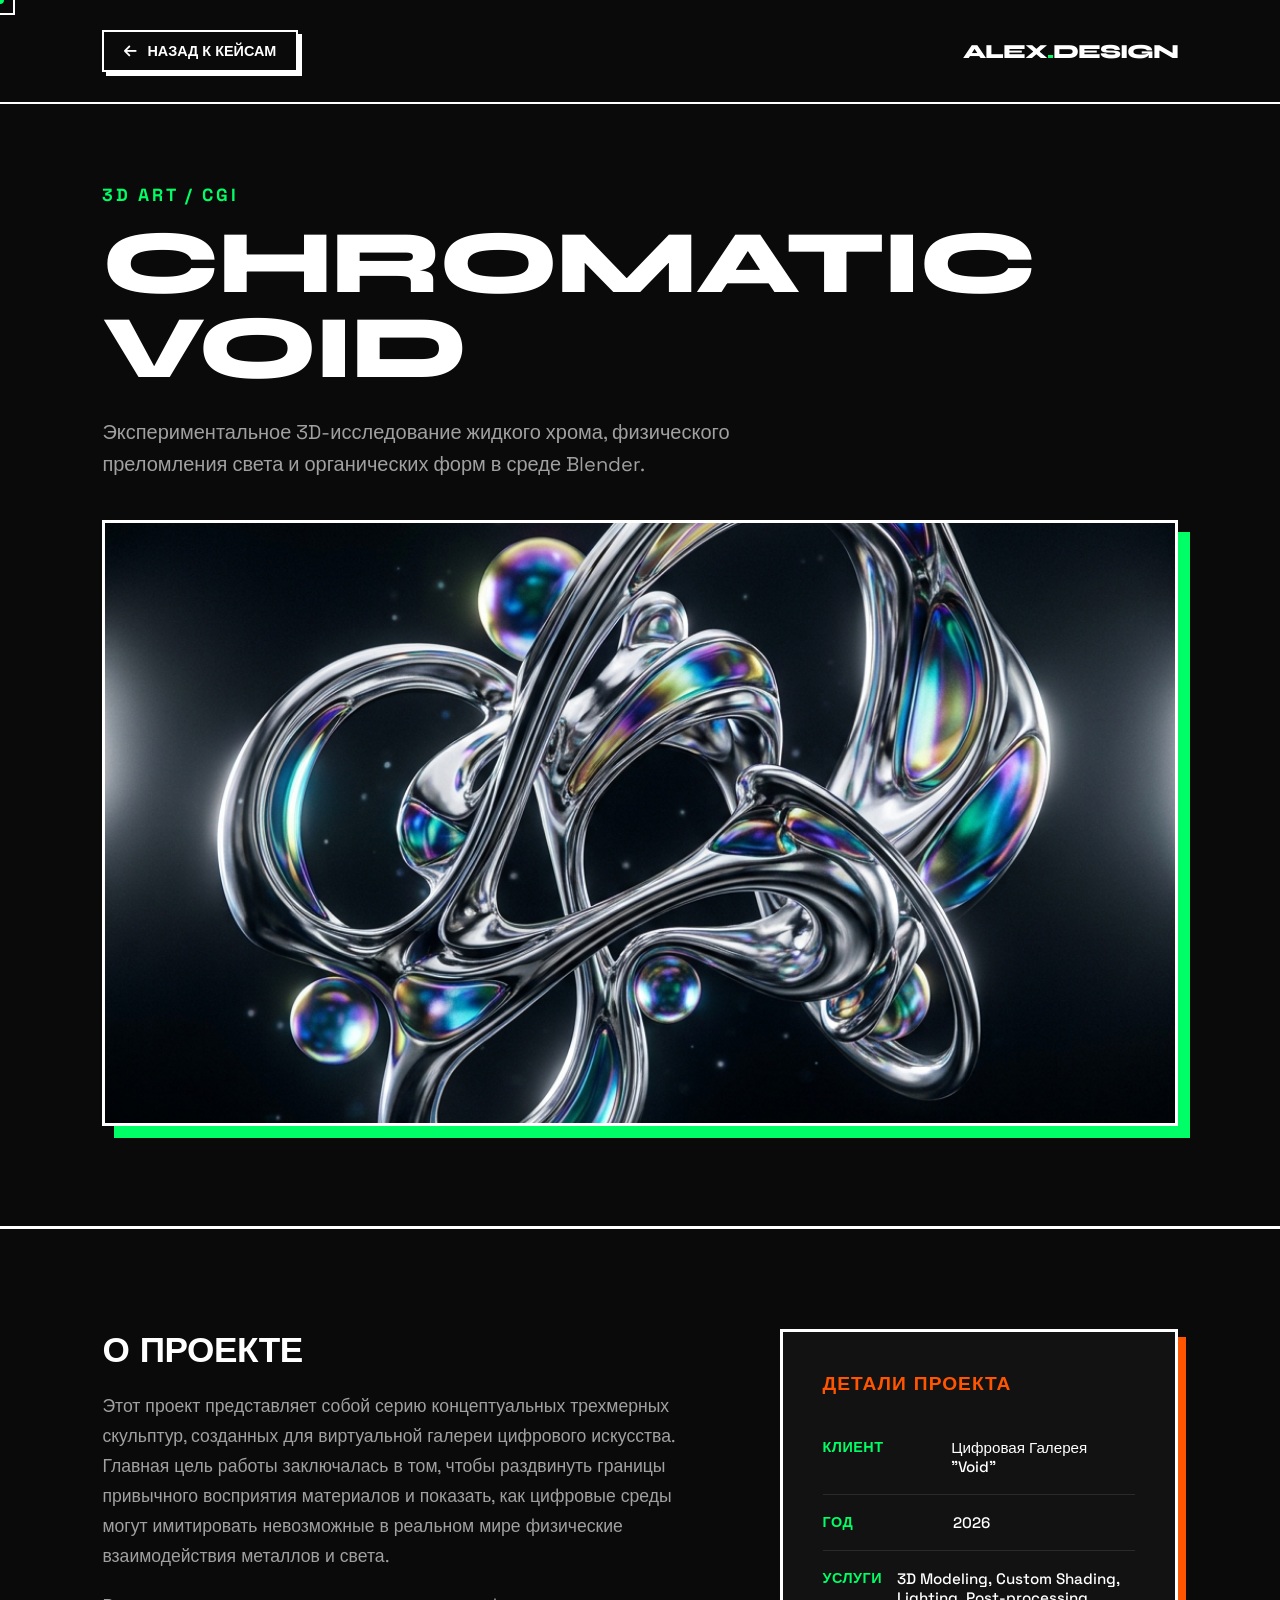
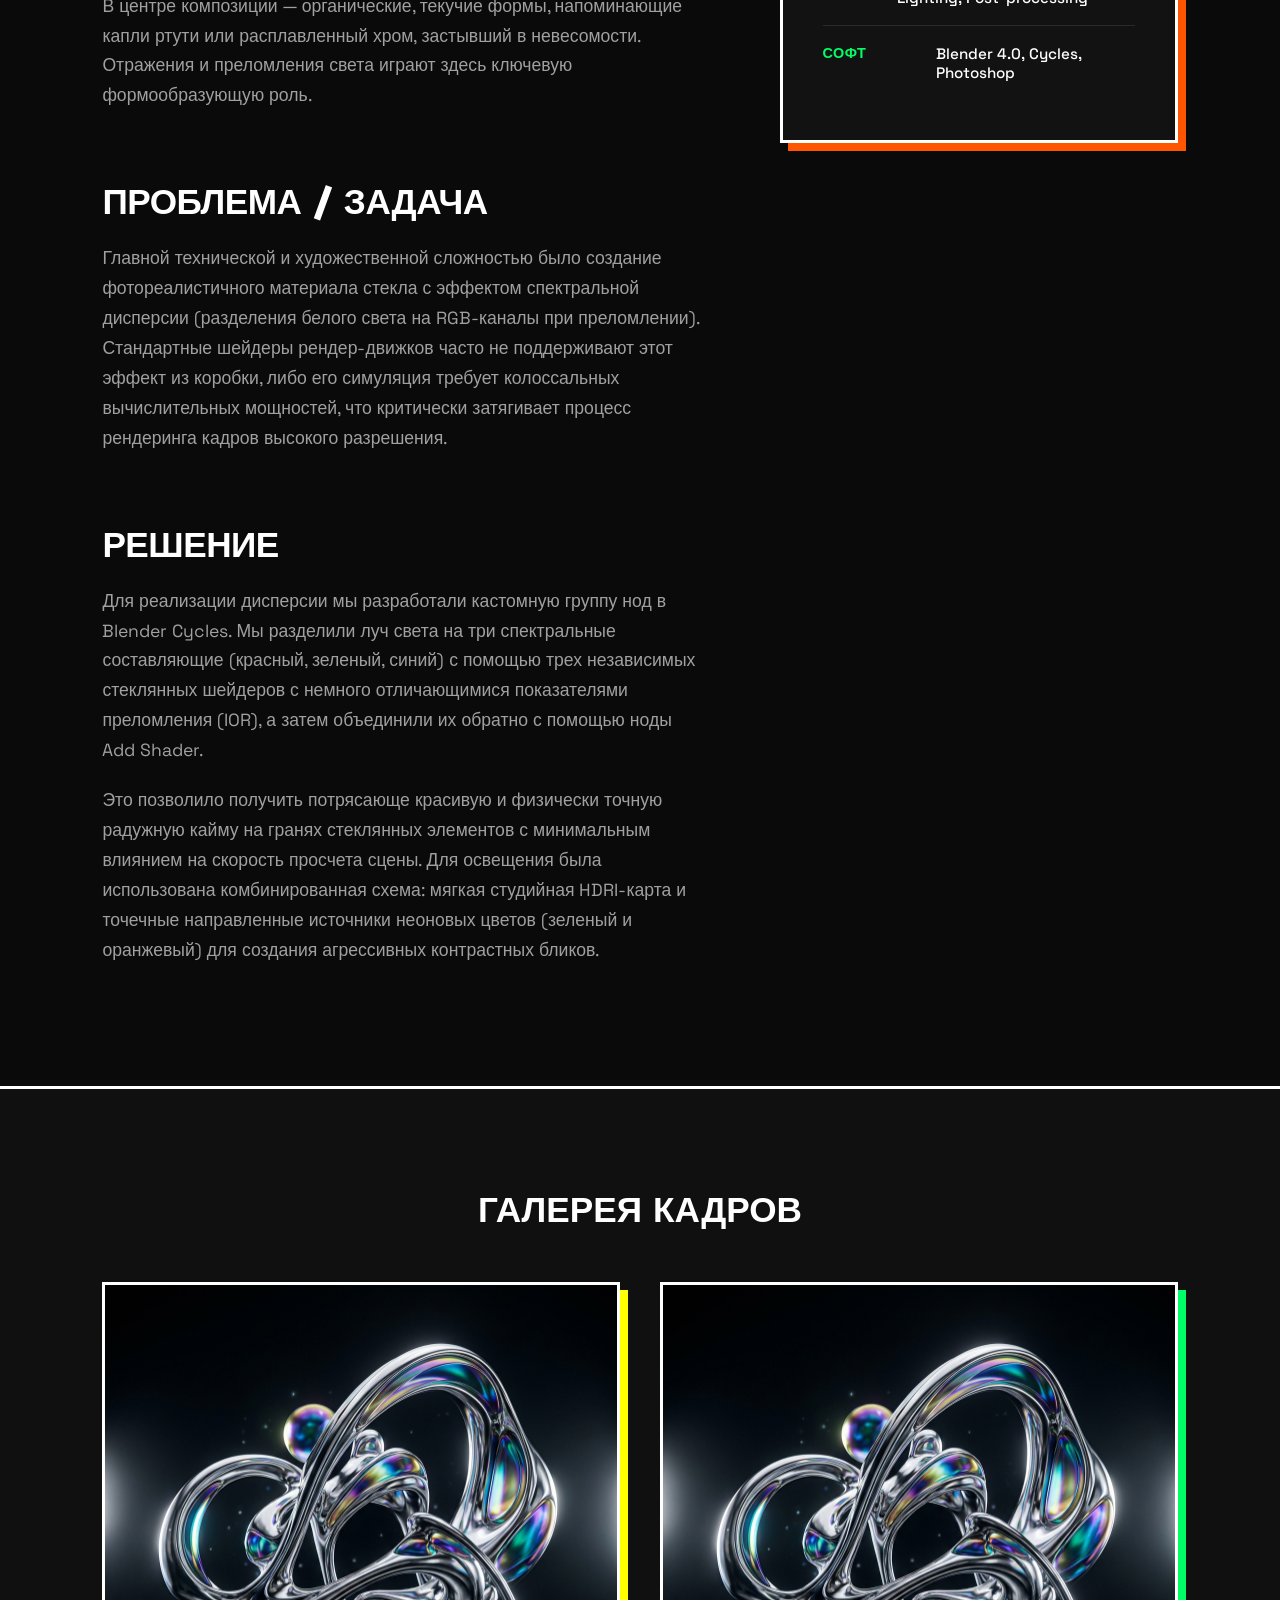
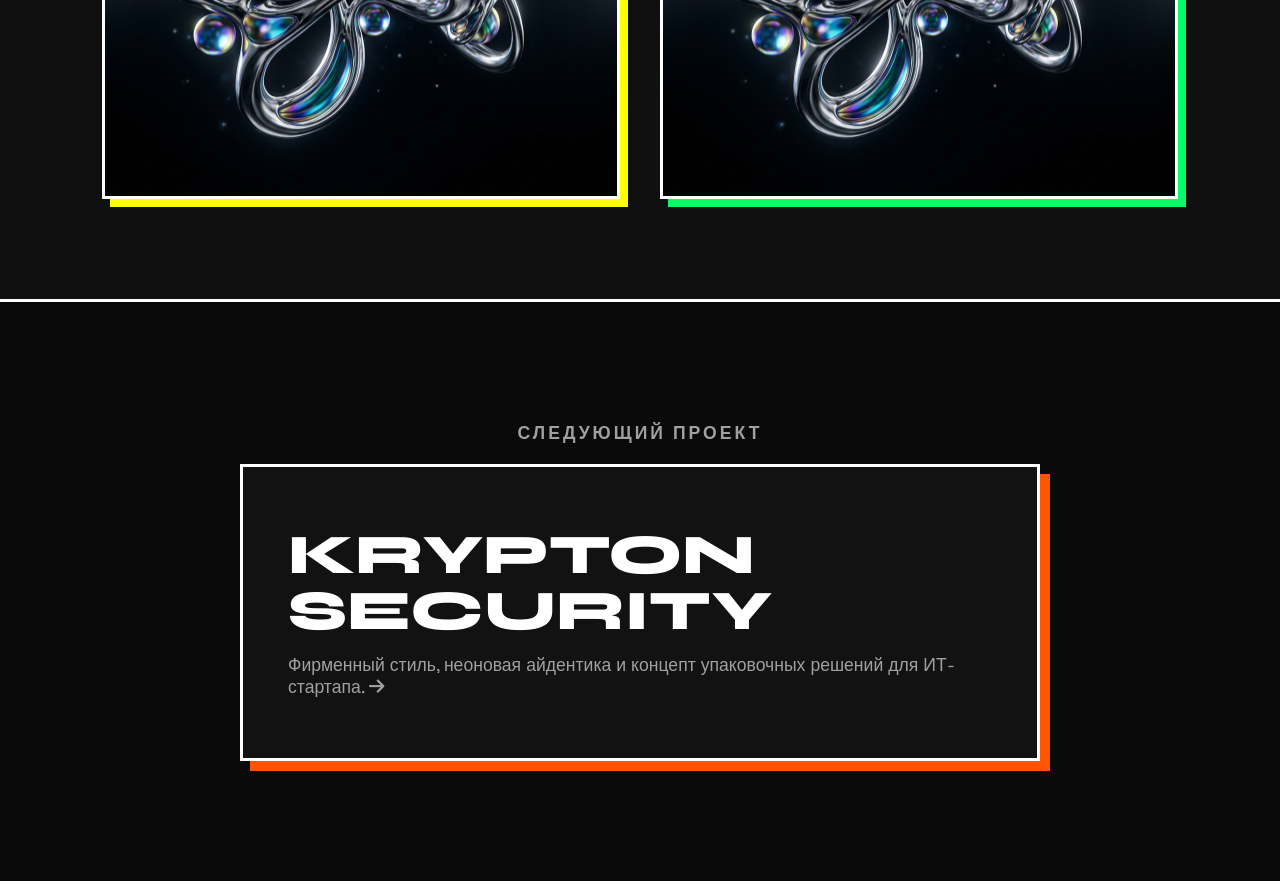
<file: project-chromatic.html>
<!DOCTYPE html>
<html lang="ru">
<head>
    <meta charset="UTF-8">
    <meta name="viewport" content="width=device-width, initial-scale=1.0">
    <title>CHROMATIC VOID | 3D Art Case Study</title>
    <meta name="description" content="Детальный разбор проекта Chromatic Void - экспериментальное 3D-исследование жидкого хрома в Blender.">
    <!-- Google Fonts -->
    <link rel="preconnect" href="https://fonts.googleapis.com">
    <link rel="preconnect" href="https://fonts.gstatic.com" crossorigin>
    <link href="https://fonts.googleapis.com/css2?family=Space+Grotesk:wght@400;500;700&family=Syne:wght@700;800&display=swap" rel="stylesheet">
    <!-- FontAwesome for Icons -->
    <link rel="stylesheet" href="https://cdnjs.cloudflare.com/ajax/libs/font-awesome/6.4.0/css/all.min.css">
    <!-- Custom Stylesheet -->
    <link rel="stylesheet" href="style.css?v=2">
</head>
<body>

    <!-- Custom Cursor -->
    <div class="custom-cursor"></div>
    <div class="custom-cursor-follower"></div>

    <!-- Navigation Header -->
    <header class="project-header">
        <a href="index.html#portfolio" class="project-back-btn">
            <i class="fa-solid fa-arrow-left"></i> НАЗАД К КЕЙСАМ
        </a>
        <a href="index.html" class="project-logo">
            ALEX<span class="dot">.</span>DESIGN
        </a>
    </header>

    <!-- Project Hero Section -->
    <section class="project-hero">
        <div class="project-hero-title-wrapper">
            <div class="project-category">3D Art / CGI</div>
            <h1 class="project-hero-title">CHROMATIC<br><span class="highlight" data-text="VOID">VOID</span></h1>
            <p class="project-hero-desc">
                Экспериментальное 3D-исследование жидкого хрома, физического преломления света и органических форм в среде Blender.
            </p>
        </div>
        
        <div class="project-hero-image-wrapper">
            <img class="project-hero-image" src="assets/case_3d.png" alt="Chromatic Void Hero">
        </div>
    </section>

    <!-- Project Details Grid -->
    <section class="project-details-grid">
        <div class="project-details-content">
            <div class="project-details-section">
                <h2>О ПРОЕКТЕ</h2>
                <p>
                    Этот проект представляет собой серию концептуальных трехмерных скульптур, созданных для виртуальной галереи цифрового искусства. Главная цель работы заключалась в том, чтобы раздвинуть границы привычного восприятия материалов и показать, как цифровые среды могут имитировать невозможные в реальном мире физические взаимодействия металлов и света.
                </p>
                <p>
                    В центре композиции — органические, текучие формы, напоминающие капли ртути или расплавленный хром, застывший в невесомости. Отражения и преломления света играют здесь ключевую формообразующую роль.
                </p>
            </div>

            <div class="project-details-section">
                <h2>ПРОБЛЕМА / ЗАДАЧА</h2>
                <p>
                    Главной технической и художественной сложностью было создание фотореалистичного материала стекла с эффектом спектральной дисперсии (разделения белого света на RGB-каналы при преломлении). Стандартные шейдеры рендер-движков часто не поддерживают этот эффект из коробки, либо его симуляция требует колоссальных вычислительных мощностей, что критически затягивает процесс рендеринга кадров высокого разрешения.
                </p>
            </div>

            <div class="project-details-section">
                <h2>РЕШЕНИЕ</h2>
                <p>
                    Для реализации дисперсии мы разработали кастомную группу нод в Blender Cycles. Мы разделили луч света на три спектральные составляющие (красный, зеленый, синий) с помощью трех независимых стеклянных шейдеров с немного отличающимися показателями преломления (IOR), а затем объединили их обратно с помощью ноды Add Shader. 
                </p>
                <p>
                    Это позволило получить потрясающе красивую и физически точную радужную кайму на гранях стеклянных элементов с минимальным влиянием на скорость просчета сцены. Для освещения была использована комбинированная схема: мягкая студийная HDRI-карта и точечные направленные источники неоновых цветов (зеленый и оранжевый) для создания агрессивных контрастных бликов.
                </p>
            </div>
        </div>

        <div class="project-meta-table">
            <h3>ДЕТАЛИ ПРОЕКТА</h3>
            <div class="project-meta-row">
                <div class="project-meta-label">КЛИЕНТ</div>
                <div class="project-meta-value">Цифровая Галерея "Void"</div>
            </div>
            <div class="project-meta-row">
                <div class="project-meta-label">ГОД</div>
                <div class="project-meta-value">2026</div>
            </div>
            <div class="project-meta-row">
                <div class="project-meta-label">УСЛУГИ</div>
                <div class="project-meta-value">3D Modeling, Custom Shading, Lighting, Post-processing</div>
            </div>
            <div class="project-meta-row">
                <div class="project-meta-label">СОФТ</div>
                <div class="project-meta-value">Blender 4.0, Cycles, Photoshop</div>
            </div>
        </div>
    </section>

    <!-- Project Gallery Showcase -->
    <section class="project-gallery">
        <h2 class="project-gallery-title">ГАЛЕРЕЯ КАДРОВ</h2>
        <div class="project-gallery-grid">
            <div class="project-gallery-item">
                <img src="assets/case_3d.png" alt="Chromatic Void Detail 1">
            </div>
            <div class="project-gallery-item">
                <img src="assets/case_3d.png" alt="Chromatic Void Detail 2">
            </div>
        </div>
    </section>

    <!-- Next Project CTA Banner -->
    <section class="next-project-section">
        <div class="next-project-label">СЛЕДУЮЩИЙ ПРОЕКТ</div>
        <a href="project-krypton.html" class="next-project-card">
            <h2>KRYPTON<br><span class="highlight" data-text="SECURITY">SECURITY</span></h2>
            <p>Фирменный стиль, неоновая айдентика и концепт упаковочных решений для ИТ-стартапа. <i class="fa-solid fa-arrow-right"></i></p>
        </a>
    </section>

    <!-- Floating Dock Navigation (Shared) -->
    <div class="dock-wrapper" id="dock-wrapper">
        <!-- Dock Dropdown Menu -->
        <div class="dock-dropdown" id="dock-dropdown">
            <div class="dock-dropdown-grid">
                <div class="dock-dropdown-col">
                    <div class="dock-dropdown-label">НАВИГАЦИЯ</div>
                    <a href="index.html#portfolio" class="dock-dropdown-link">КЕЙСЫ</a>
                    <a href="index.html#about" class="dock-dropdown-link">ОБ АВТОРЕ</a>
                    <a href="index.html#contact" class="dock-dropdown-link">КОНТАКТЫ</a>
                </div>
                <div class="dock-dropdown-col">
                    <div class="dock-dropdown-label">СВЯЗАТЬСЯ</div>
                    <a href="https://t.me/username" target="_blank" class="dock-dropdown-link">TELEGRAM</a>
                    <a href="mailto:alex@design.com" class="dock-dropdown-link">EMAIL</a>
                </div>
                <div class="dock-dropdown-col">
                    <div class="dock-dropdown-label">СОЦСЕТИ</div>
                    <a href="#" target="_blank" class="dock-dropdown-link">BEHANCE</a>
                    <a href="#" target="_blank" class="dock-dropdown-link">DRIBBBLE</a>
                    <a href="#" target="_blank" class="dock-dropdown-link">INSTAGRAM</a>
                </div>
            </div>
        </div>

        <!-- Dock Navigation Bar -->
        <nav class="dock-nav" id="dock-nav">
            <a href="index.html" class="dock-logo">
                ALEX<span class="dot">.</span>DESIGN
            </a>
            <div class="dock-links">
                <a href="index.html#portfolio" class="dock-link">КЕЙСЫ</a>
                <a href="index.html#about" class="dock-link">ОБ АВТОРЕ</a>
                <a href="index.html#contact" class="dock-link">КОНТАКТЫ</a>
            </div>
            <div class="dock-right-section">
                <a href="index.html#contact" class="dock-cta">СВЯЗАТЬСЯ <i class="fa-solid fa-bolt"></i></a>
                <button class="dock-burger" id="dock-burger" aria-label="Открыть меню">
                    <span class="dock-burger-line"></span>
                    <span class="dock-burger-line"></span>
                    <span class="dock-burger-line"></span>
                </button>
            </div>
        </nav>
    </div>

    <!-- Scripts -->
    <script src="script.js"></script>
</body>
</html>
</file>
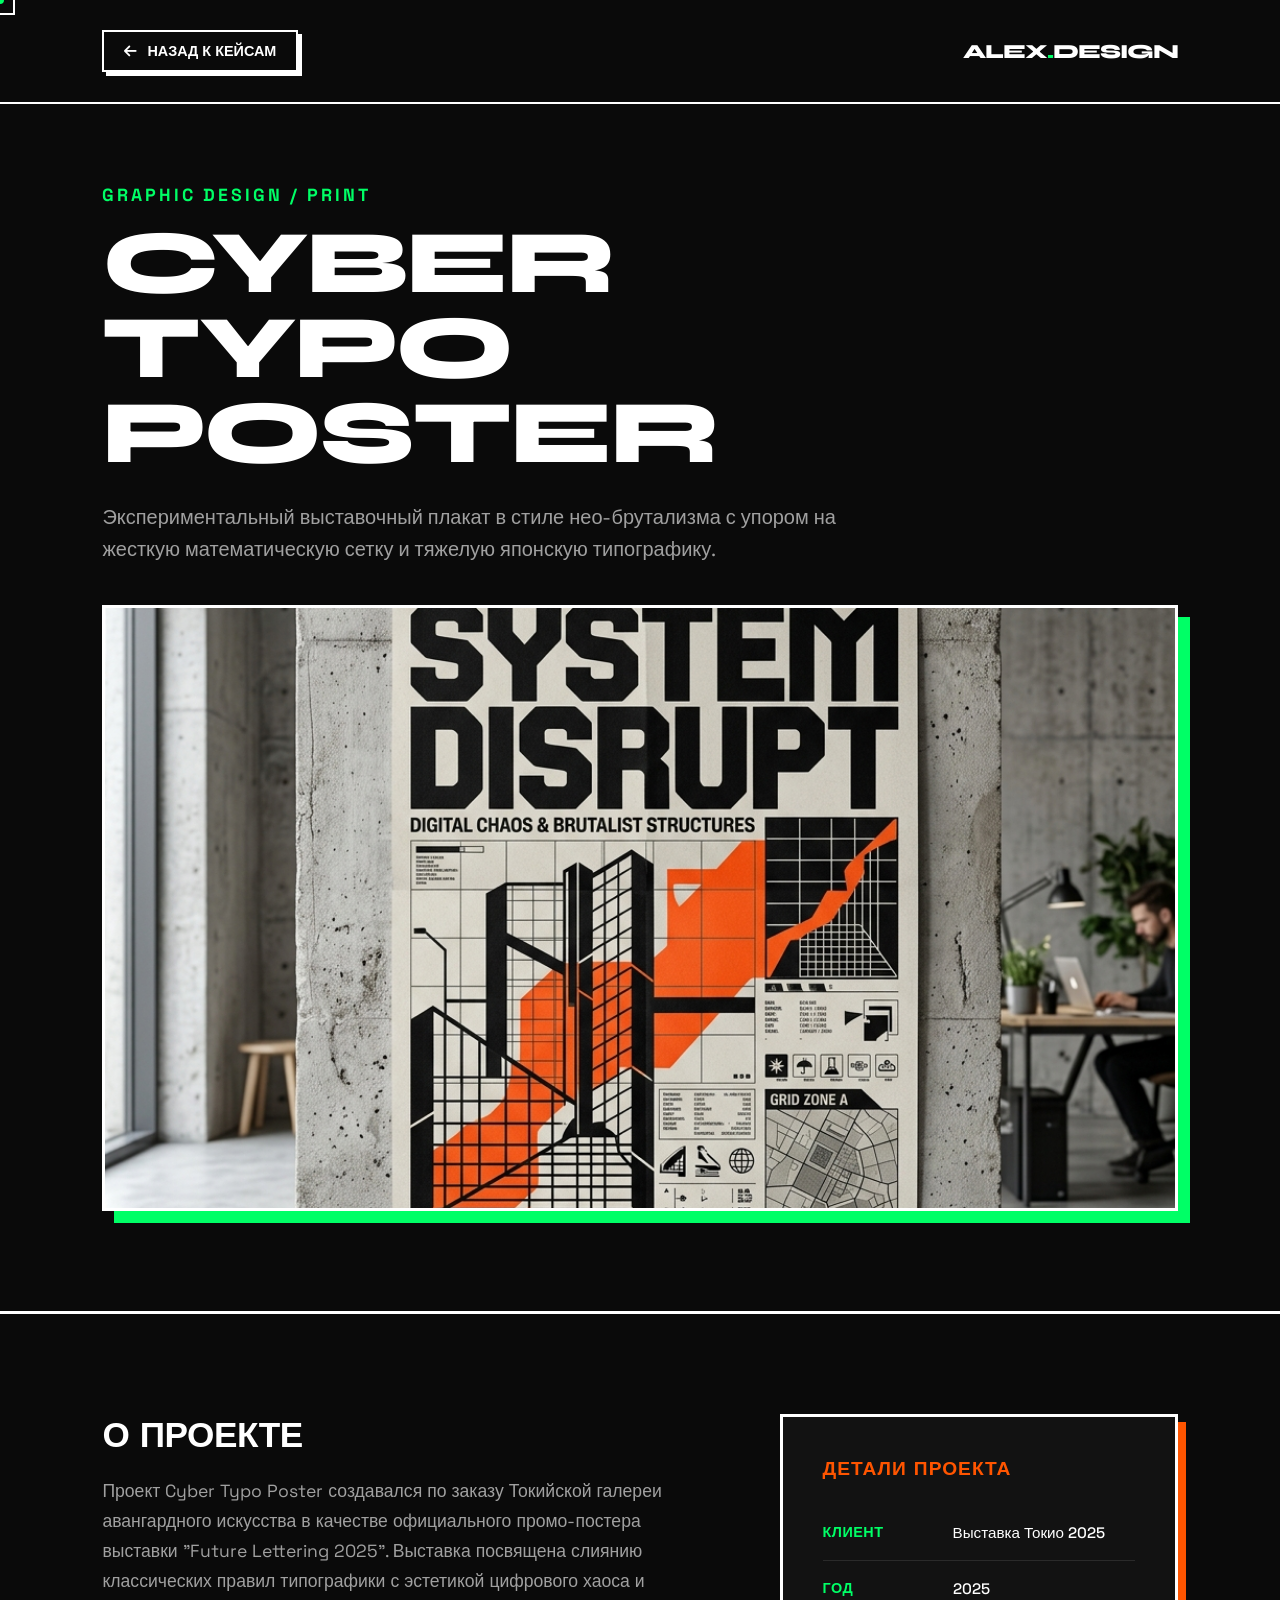
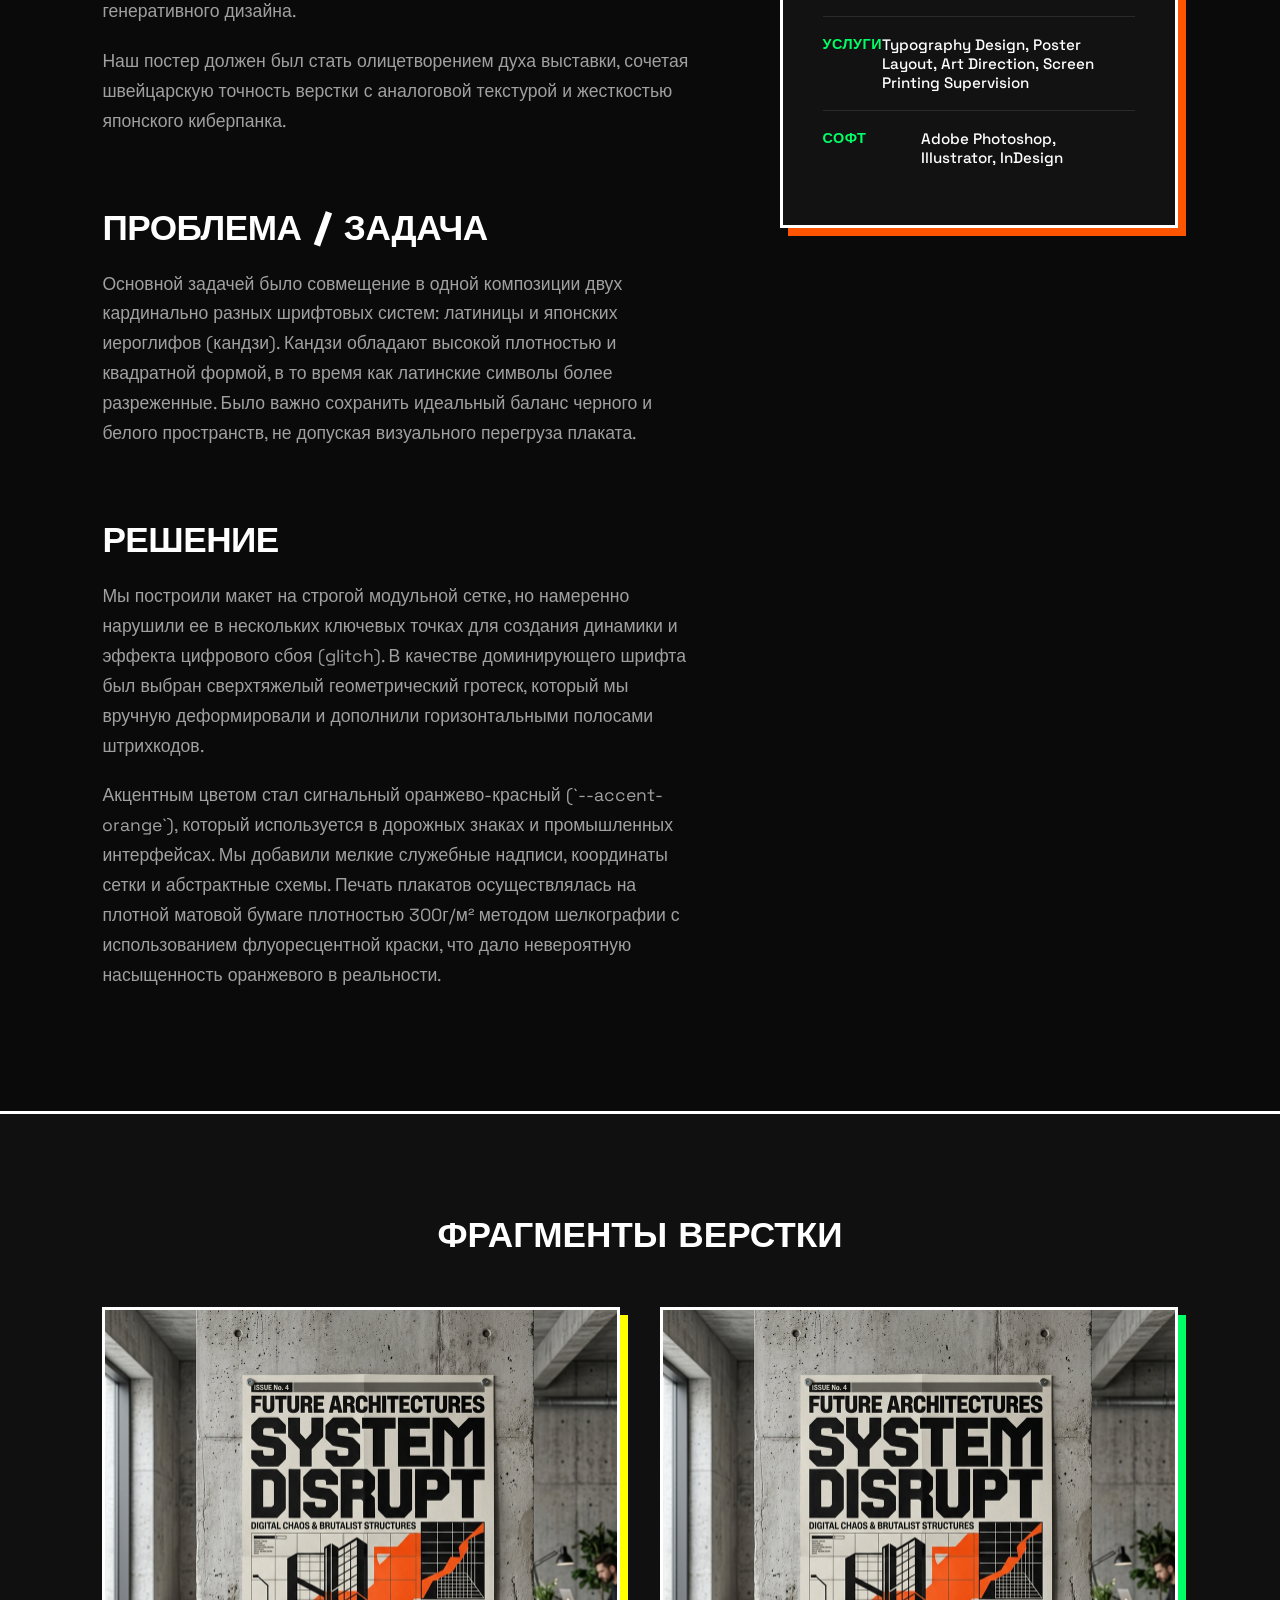
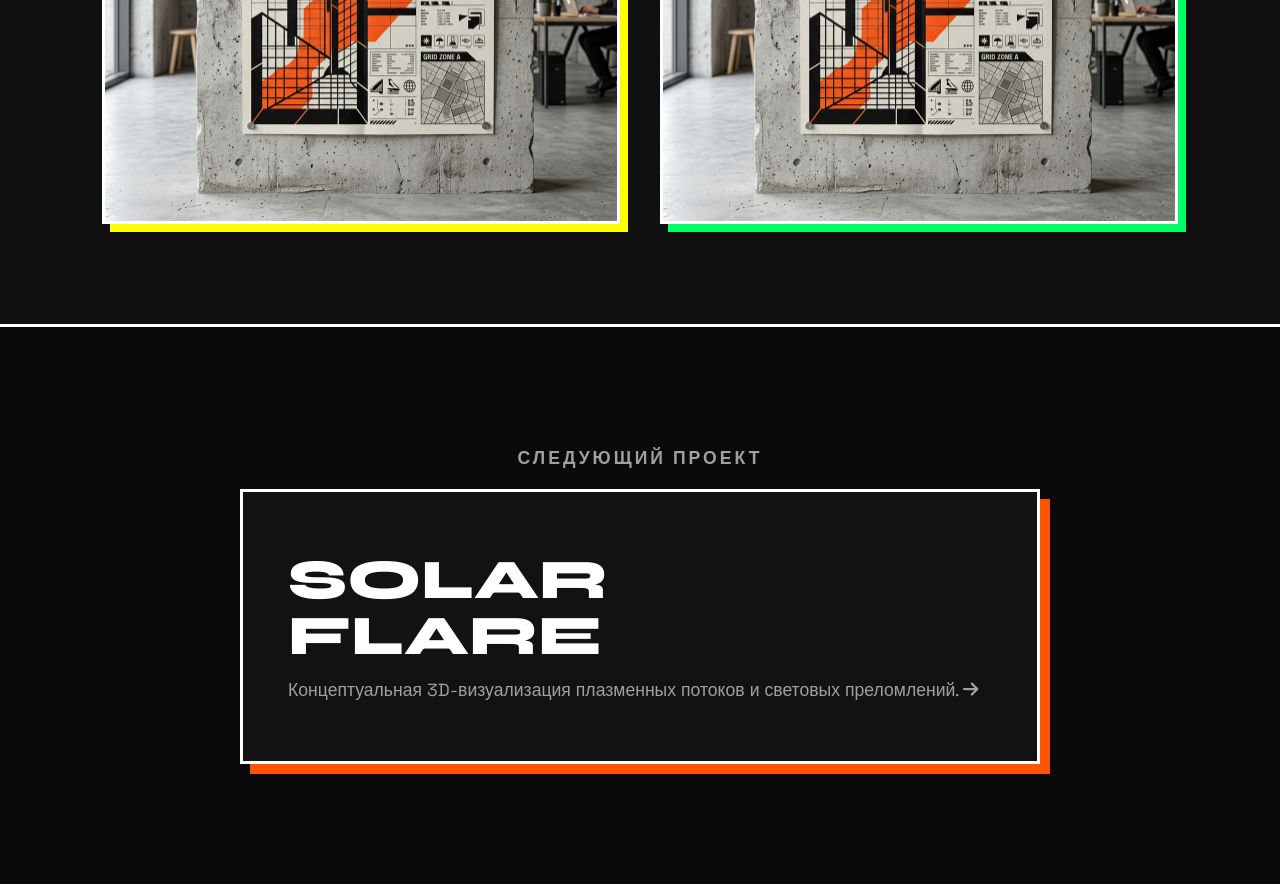
<file: project-cyber-typo.html>
<!DOCTYPE html>
<html lang="ru">
<head>
    <meta charset="UTF-8">
    <meta name="viewport" content="width=device-width, initial-scale=1.0">
    <title>CYBER TYPO | Graphics Case Study</title>
    <meta name="description" content="Детальный разбор проекта графического плаката Cyber Typo Poster для Токийской художественной выставки.">
    <!-- Google Fonts -->
    <link rel="preconnect" href="https://fonts.googleapis.com">
    <link rel="preconnect" href="https://fonts.gstatic.com" crossorigin>
    <link href="https://fonts.googleapis.com/css2?family=Space+Grotesk:wght@400;500;700&family=Syne:wght@700;800&display=swap" rel="stylesheet">
    <!-- FontAwesome for Icons -->
    <link rel="stylesheet" href="https://cdnjs.cloudflare.com/ajax/libs/font-awesome/6.4.0/css/all.min.css">
    <!-- Custom Stylesheet -->
    <link rel="stylesheet" href="style.css?v=2">
</head>
<body>

    <!-- Custom Cursor -->
    <div class="custom-cursor"></div>
    <div class="custom-cursor-follower"></div>

    <!-- Navigation Header -->
    <header class="project-header">
        <a href="index.html#portfolio" class="project-back-btn">
            <i class="fa-solid fa-arrow-left"></i> НАЗАД К КЕЙСАМ
        </a>
        <a href="index.html" class="project-logo">
            ALEX<span class="dot">.</span>DESIGN
        </a>
    </header>

    <!-- Project Hero Section -->
    <section class="project-hero">
        <div class="project-hero-title-wrapper">
            <div class="project-category">Graphic Design / Print</div>
            <h1 class="project-hero-title">CYBER TYPO<br><span class="highlight" data-text="POSTER">POSTER</span></h1>
            <p class="project-hero-desc">
                Экспериментальный выставочный плакат в стиле нео-брутализма с упором на жесткую математическую сетку и тяжелую японскую типографику.
            </p>
        </div>
        
        <div class="project-hero-image-wrapper">
            <img class="project-hero-image" src="assets/case_graphic.png" alt="Cyber Typo Hero">
        </div>
    </section>

    <!-- Project Details Grid -->
    <section class="project-details-grid">
        <div class="project-details-content">
            <div class="project-details-section">
                <h2>О ПРОЕКТЕ</h2>
                <p>
                    Проект Cyber Typo Poster создавался по заказу Токийской галереи авангардного искусства в качестве официального промо-постера выставки "Future Lettering 2025". Выставка посвящена слиянию классических правил типографики с эстетикой цифрового хаоса и генеративного дизайна.
                </p>
                <p>
                    Наш постер должен был стать олицетворением духа выставки, сочетая швейцарскую точность верстки с аналоговой текстурой и жесткостью японского киберпанка.
                </p>
            </div>

            <div class="project-details-section">
                <h2>ПРОБЛЕМА / ЗАДАЧА</h2>
                <p>
                    Основной задачей было совмещение в одной композиции двух кардинально разных шрифтовых систем: латиницы и японских иероглифов (кандзи). Кандзи обладают высокой плотностью и квадратной формой, в то время как латинские символы более разреженные. Было важно сохранить идеальный баланс черного и белого пространств, не допуская визуального перегруза плаката.
                </p>
            </div>

            <div class="project-details-section">
                <h2>РЕШЕНИЕ</h2>
                <p>
                    Мы построили макет на строгой модульной сетке, но намеренно нарушили ее в нескольких ключевых точках для создания динамики и эффекта цифрового сбоя (glitch). В качестве доминирующего шрифта был выбран сверхтяжелый геометрический гротеск, который мы вручную деформировали и дополнили горизонтальными полосами штрихкодов.
                </p>
                <p>
                    Акцентным цветом стал сигнальный оранжево-красный (`--accent-orange`), который используется в дорожных знаках и промышленных интерфейсах. Мы добавили мелкие служебные надписи, координаты сетки и абстрактные схемы. Печать плакатов осуществлялась на плотной матовой бумаге плотностью 300г/м² методом шелкографии с использованием флуоресцентной краски, что дало невероятную насыщенность оранжевого в реальности.
                </p>
            </div>
        </div>

        <div class="project-meta-table">
            <h3>ДЕТАЛИ ПРОЕКТА</h3>
            <div class="project-meta-row">
                <div class="project-meta-label">КЛИЕНТ</div>
                <div class="project-meta-value">Выставка Токио 2025</div>
            </div>
            <div class="project-meta-row">
                <div class="project-meta-label">ГОД</div>
                <div class="project-meta-value">2025</div>
            </div>
            <div class="project-meta-row">
                <div class="project-meta-label">УСЛУГИ</div>
                <div class="project-meta-value">Typography Design, Poster Layout, Art Direction, Screen Printing Supervision</div>
            </div>
            <div class="project-meta-row">
                <div class="project-meta-label">СОФТ</div>
                <div class="project-meta-value">Adobe Photoshop, Illustrator, InDesign</div>
            </div>
        </div>
    </section>

    <!-- Project Gallery Showcase -->
    <section class="project-gallery">
        <h2 class="project-gallery-title">ФРАГМЕНТЫ ВЕРСТКИ</h2>
        <div class="project-gallery-grid">
            <div class="project-gallery-item">
                <img src="assets/case_graphic.png" alt="Cyber Typo Detail 1">
            </div>
            <div class="project-gallery-item">
                <img src="assets/case_graphic.png" alt="Cyber Typo Detail 2">
            </div>
        </div>
    </section>

    <!-- Next Project CTA Banner -->
    <section class="next-project-section">
        <div class="next-project-label">СЛЕДУЮЩИЙ ПРОЕКТ</div>
        <a href="project-solar-flare.html" class="next-project-card">
            <h2>SOLAR<br><span class="highlight" data-text="FLARE">FLARE</span></h2>
            <p>Концептуальная 3D-визуализация плазменных потоков и световых преломлений. <i class="fa-solid fa-arrow-right"></i></p>
        </a>
    </section>

    <!-- Floating Dock Navigation (Shared) -->
    <div class="dock-wrapper" id="dock-wrapper">
        <!-- Dock Dropdown Menu -->
        <div class="dock-dropdown" id="dock-dropdown">
            <div class="dock-dropdown-grid">
                <div class="dock-dropdown-col">
                    <div class="dock-dropdown-label">НАВИГАЦИЯ</div>
                    <a href="index.html#portfolio" class="dock-dropdown-link">КЕЙСЫ</a>
                    <a href="index.html#about" class="dock-dropdown-link">ОБ АВТОРЕ</a>
                    <a href="index.html#contact" class="dock-dropdown-link">КОНТАКТЫ</a>
                </div>
                <div class="dock-dropdown-col">
                    <div class="dock-dropdown-label">СВЯЗАТЬСЯ</div>
                    <a href="https://t.me/username" target="_blank" class="dock-dropdown-link">TELEGRAM</a>
                    <a href="mailto:alex@design.com" class="dock-dropdown-link">EMAIL</a>
                </div>
                <div class="dock-dropdown-col">
                    <div class="dock-dropdown-label">СОЦСЕТИ</div>
                    <a href="#" target="_blank" class="dock-dropdown-link">BEHANCE</a>
                    <a href="#" target="_blank" class="dock-dropdown-link">DRIBBBLE</a>
                    <a href="#" target="_blank" class="dock-dropdown-link">INSTAGRAM</a>
                </div>
            </div>
        </div>

        <!-- Dock Navigation Bar -->
        <nav class="dock-nav" id="dock-nav">
            <a href="index.html" class="dock-logo">
                ALEX<span class="dot">.</span>DESIGN
            </a>
            <div class="dock-links">
                <a href="index.html#portfolio" class="dock-link">КЕЙСЫ</a>
                <a href="index.html#about" class="dock-link">ОБ АВТОРЕ</a>
                <a href="index.html#contact" class="dock-link">КОНТАКТЫ</a>
            </div>
            <div class="dock-right-section">
                <a href="index.html#contact" class="dock-cta">СВЯЗАТЬСЯ <i class="fa-solid fa-bolt"></i></a>
                <button class="dock-burger" id="dock-burger" aria-label="Открыть меню">
                    <span class="dock-burger-line"></span>
                    <span class="dock-burger-line"></span>
                    <span class="dock-burger-line"></span>
                </button>
            </div>
        </nav>
    </div>

    <!-- Scripts -->
    <script src="script.js"></script>
</body>
</html>
</file>
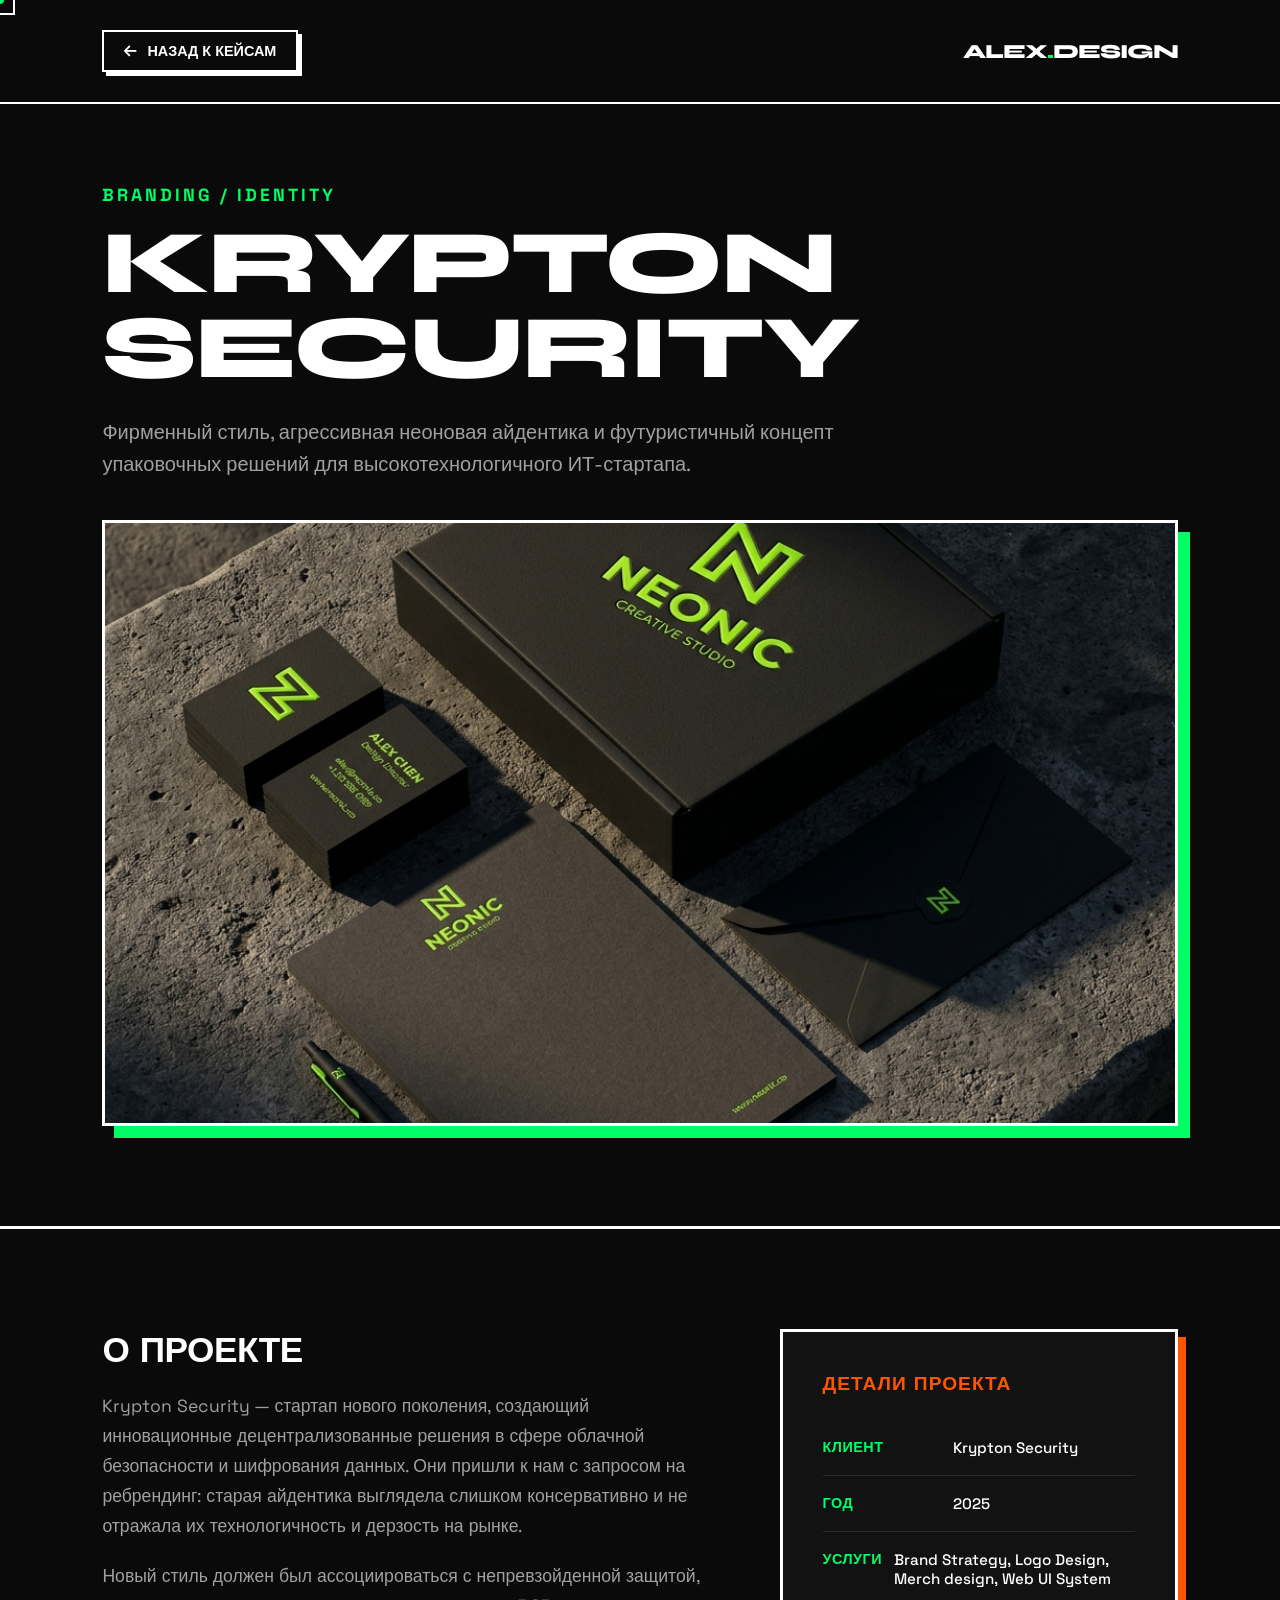
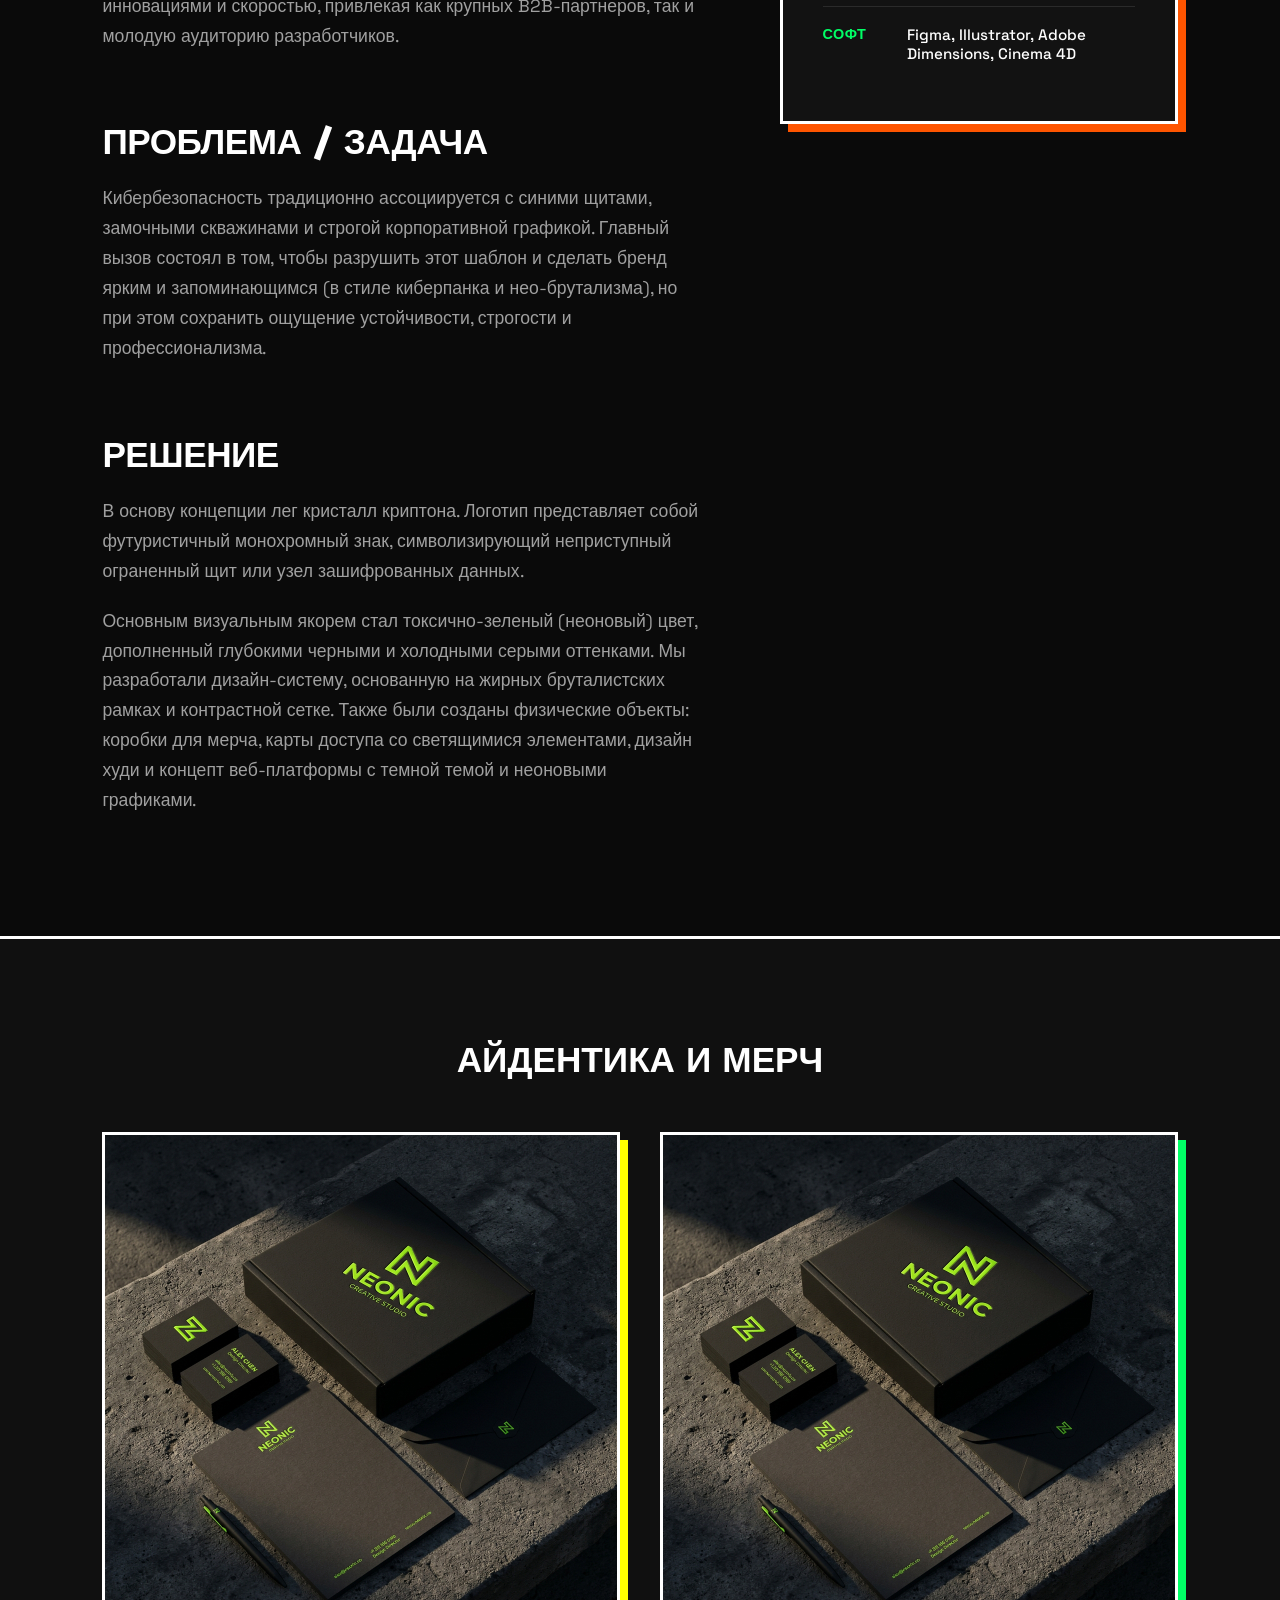
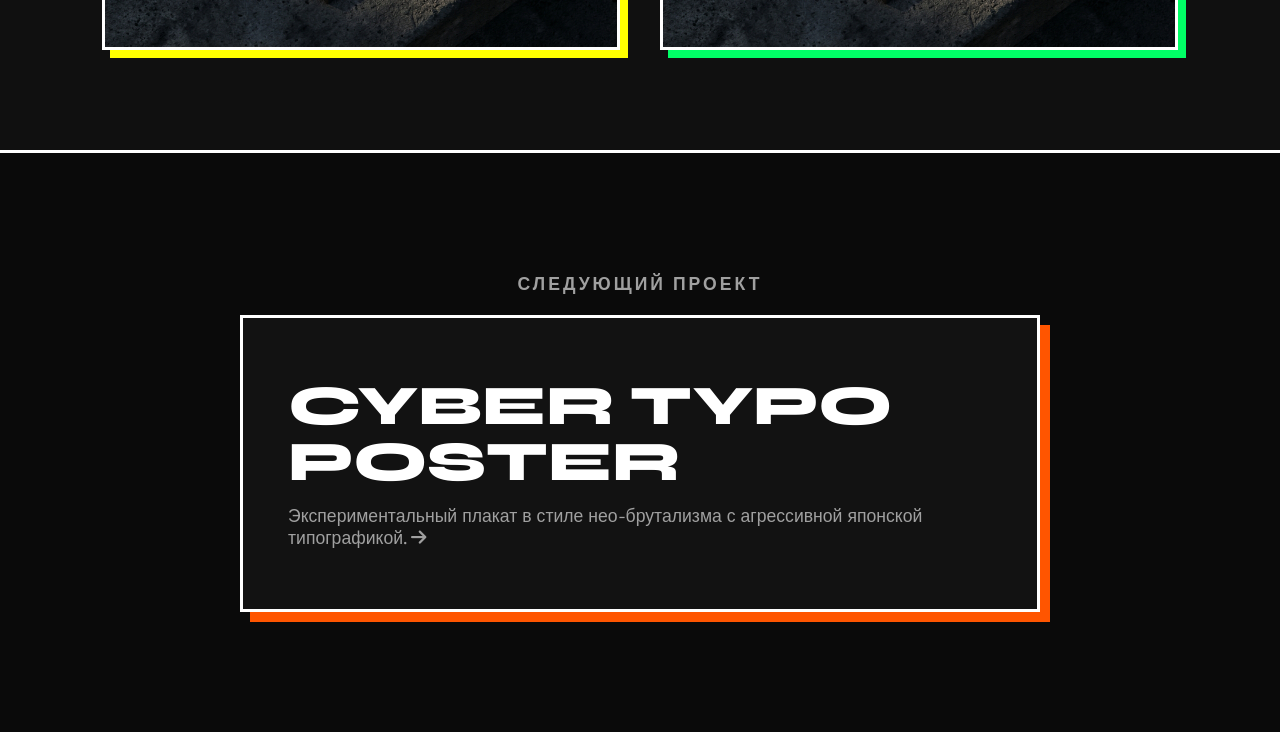
<file: project-krypton.html>
<!DOCTYPE html>
<html lang="ru">
<head>
    <meta charset="UTF-8">
    <meta name="viewport" content="width=device-width, initial-scale=1.0">
    <title>KRYPTON SECURITY | Branding Case Study</title>
    <meta name="description" content="Детальный разбор проекта ребрендинга ИТ-стартапа кибербезопасности Krypton Security.">
    <!-- Google Fonts -->
    <link rel="preconnect" href="https://fonts.googleapis.com">
    <link rel="preconnect" href="https://fonts.gstatic.com" crossorigin>
    <link href="https://fonts.googleapis.com/css2?family=Space+Grotesk:wght@400;500;700&family=Syne:wght@700;800&display=swap" rel="stylesheet">
    <!-- FontAwesome for Icons -->
    <link rel="stylesheet" href="https://cdnjs.cloudflare.com/ajax/libs/font-awesome/6.4.0/css/all.min.css">
    <!-- Custom Stylesheet -->
    <link rel="stylesheet" href="style.css?v=2">
</head>
<body>

    <!-- Custom Cursor -->
    <div class="custom-cursor"></div>
    <div class="custom-cursor-follower"></div>

    <!-- Navigation Header -->
    <header class="project-header">
        <a href="index.html#portfolio" class="project-back-btn">
            <i class="fa-solid fa-arrow-left"></i> НАЗАД К КЕЙСАМ
        </a>
        <a href="index.html" class="project-logo">
            ALEX<span class="dot">.</span>DESIGN
        </a>
    </header>

    <!-- Project Hero Section -->
    <section class="project-hero">
        <div class="project-hero-title-wrapper">
            <div class="project-category">Branding / Identity</div>
            <h1 class="project-hero-title">KRYPTON<br><span class="highlight" data-text="SECURITY">SECURITY</span></h1>
            <p class="project-hero-desc">
                Фирменный стиль, агрессивная неоновая айдентика и футуристичный концепт упаковочных решений для высокотехнологичного ИТ-стартапа.
            </p>
        </div>
        
        <div class="project-hero-image-wrapper">
            <img class="project-hero-image" src="assets/case_branding.png" alt="Krypton Security Hero">
        </div>
    </section>

    <!-- Project Details Grid -->
    <section class="project-details-grid">
        <div class="project-details-content">
            <div class="project-details-section">
                <h2>О ПРОЕКТЕ</h2>
                <p>
                    Krypton Security — стартап нового поколения, создающий инновационные децентрализованные решения в сфере облачной безопасности и шифрования данных. Они пришли к нам с запросом на ребрендинг: старая айдентика выглядела слишком консервативно и не отражала их технологичность и дерзость на рынке.
                </p>
                <p>
                    Новый стиль должен был ассоциироваться с непревзойденной защитой, инновациями и скоростью, привлекая как крупных B2B-партнеров, так и молодую аудиторию разработчиков.
                </p>
            </div>

            <div class="project-details-section">
                <h2>ПРОБЛЕМА / ЗАДАЧА</h2>
                <p>
                    Кибербезопасность традиционно ассоциируется с синими щитами, замочными скважинами и строгой корпоративной графикой. Главный вызов состоял в том, чтобы разрушить этот шаблон и сделать бренд ярким и запоминающимся (в стиле киберпанка и нео-брутализма), но при этом сохранить ощущение устойчивости, строгости и профессионализма.
                </p>
            </div>

            <div class="project-details-section">
                <h2>РЕШЕНИЕ</h2>
                <p>
                    В основу концепции лег кристалл криптона. Логотип представляет собой футуристичный монохромный знак, символизирующий неприступный ограненный щит или узел зашифрованных данных.
                </p>
                <p>
                    Основным визуальным якорем стал токсично-зеленый (неоновый) цвет, дополненный глубокими черными и холодными серыми оттенками. Мы разработали дизайн-систему, основанную на жирных бруталистских рамках и контрастной сетке. Также были созданы физические объекты: коробки для мерча, карты доступа со светящимися элементами, дизайн худи и концепт веб-платформы с темной темой и неоновыми графиками.
                </p>
            </div>
        </div>

        <div class="project-meta-table">
            <h3>ДЕТАЛИ ПРОЕКТА</h3>
            <div class="project-meta-row">
                <div class="project-meta-label">КЛИЕНТ</div>
                <div class="project-meta-value">Krypton Security</div>
            </div>
            <div class="project-meta-row">
                <div class="project-meta-label">ГОД</div>
                <div class="project-meta-value">2025</div>
            </div>
            <div class="project-meta-row">
                <div class="project-meta-label">УСЛУГИ</div>
                <div class="project-meta-value">Brand Strategy, Logo Design, Merch design, Web UI System</div>
            </div>
            <div class="project-meta-row">
                <div class="project-meta-label">СОФТ</div>
                <div class="project-meta-value">Figma, Illustrator, Adobe Dimensions, Cinema 4D</div>
            </div>
        </div>
    </section>

    <!-- Project Gallery Showcase -->
    <section class="project-gallery">
        <h2 class="project-gallery-title">АЙДЕНТИКА И МЕРЧ</h2>
        <div class="project-gallery-grid">
            <div class="project-gallery-item">
                <img src="assets/case_branding.png" alt="Krypton Showcase 1">
            </div>
            <div class="project-gallery-item">
                <img src="assets/case_branding.png" alt="Krypton Showcase 2">
            </div>
        </div>
    </section>

    <!-- Next Project CTA Banner -->
    <section class="next-project-section">
        <div class="next-project-label">СЛЕДУЮЩИЙ ПРОЕКТ</div>
        <a href="project-cyber-typo.html" class="next-project-card">
            <h2>CYBER TYPO<br><span class="highlight" data-text="POSTER">POSTER</span></h2>
            <p>Экспериментальный плакат в стиле нео-брутализма с агрессивной японской типографикой. <i class="fa-solid fa-arrow-right"></i></p>
        </a>
    </section>

    <!-- Floating Dock Navigation (Shared) -->
    <div class="dock-wrapper" id="dock-wrapper">
        <!-- Dock Dropdown Menu -->
        <div class="dock-dropdown" id="dock-dropdown">
            <div class="dock-dropdown-grid">
                <div class="dock-dropdown-col">
                    <div class="dock-dropdown-label">НАВИГАЦИЯ</div>
                    <a href="index.html#portfolio" class="dock-dropdown-link">КЕЙСЫ</a>
                    <a href="index.html#about" class="dock-dropdown-link">ОБ АВТОРЕ</a>
                    <a href="index.html#contact" class="dock-dropdown-link">КОНТАКТЫ</a>
                </div>
                <div class="dock-dropdown-col">
                    <div class="dock-dropdown-label">СВЯЗАТЬСЯ</div>
                    <a href="https://t.me/username" target="_blank" class="dock-dropdown-link">TELEGRAM</a>
                    <a href="mailto:alex@design.com" class="dock-dropdown-link">EMAIL</a>
                </div>
                <div class="dock-dropdown-col">
                    <div class="dock-dropdown-label">СОЦСЕТИ</div>
                    <a href="#" target="_blank" class="dock-dropdown-link">BEHANCE</a>
                    <a href="#" target="_blank" class="dock-dropdown-link">DRIBBBLE</a>
                    <a href="#" target="_blank" class="dock-dropdown-link">INSTAGRAM</a>
                </div>
            </div>
        </div>

        <!-- Dock Navigation Bar -->
        <nav class="dock-nav" id="dock-nav">
            <a href="index.html" class="dock-logo">
                ALEX<span class="dot">.</span>DESIGN
            </a>
            <div class="dock-links">
                <a href="index.html#portfolio" class="dock-link">КЕЙСЫ</a>
                <a href="index.html#about" class="dock-link">ОБ АВТОРЕ</a>
                <a href="index.html#contact" class="dock-link">КОНТАКТЫ</a>
            </div>
            <div class="dock-right-section">
                <a href="index.html#contact" class="dock-cta">СВЯЗАТЬСЯ <i class="fa-solid fa-bolt"></i></a>
                <button class="dock-burger" id="dock-burger" aria-label="Открыть меню">
                    <span class="dock-burger-line"></span>
                    <span class="dock-burger-line"></span>
                    <span class="dock-burger-line"></span>
                </button>
            </div>
        </nav>
    </div>

    <!-- Scripts -->
    <script src="script.js"></script>
</body>
</html>
</file>
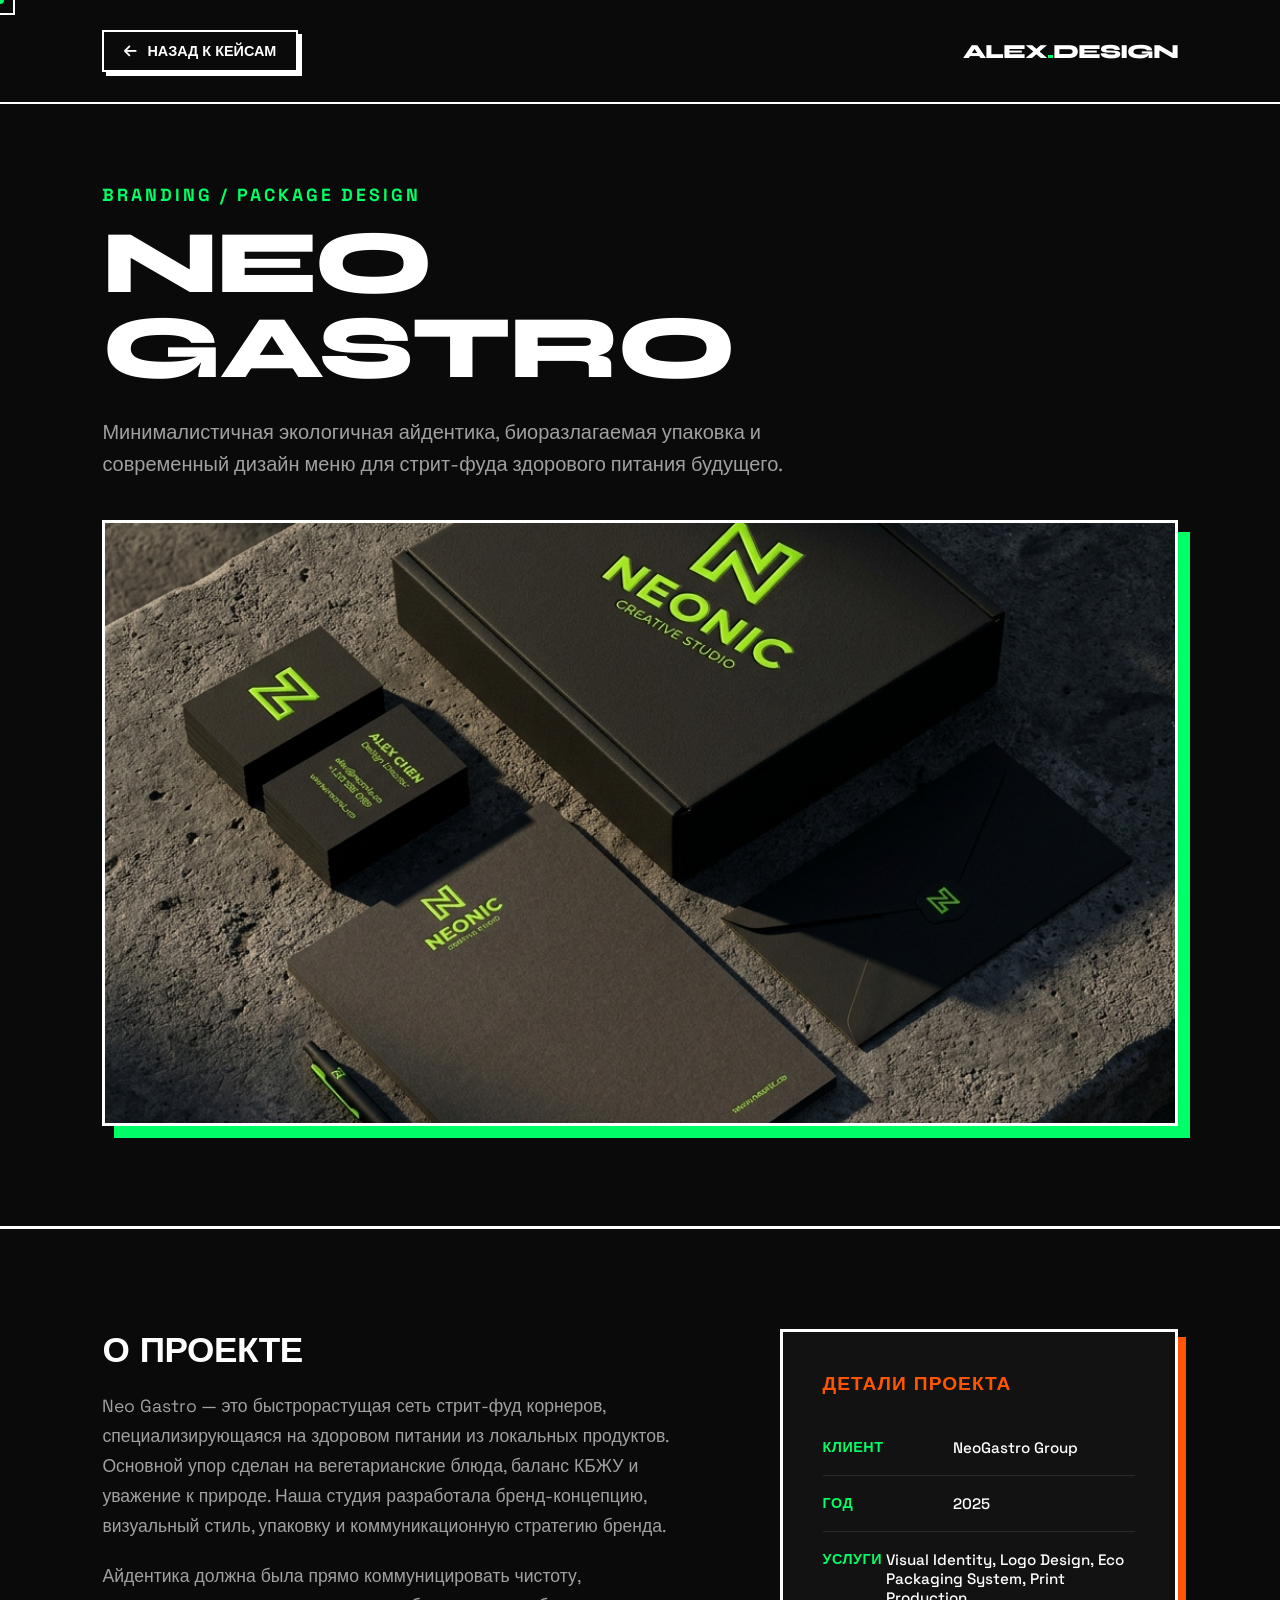
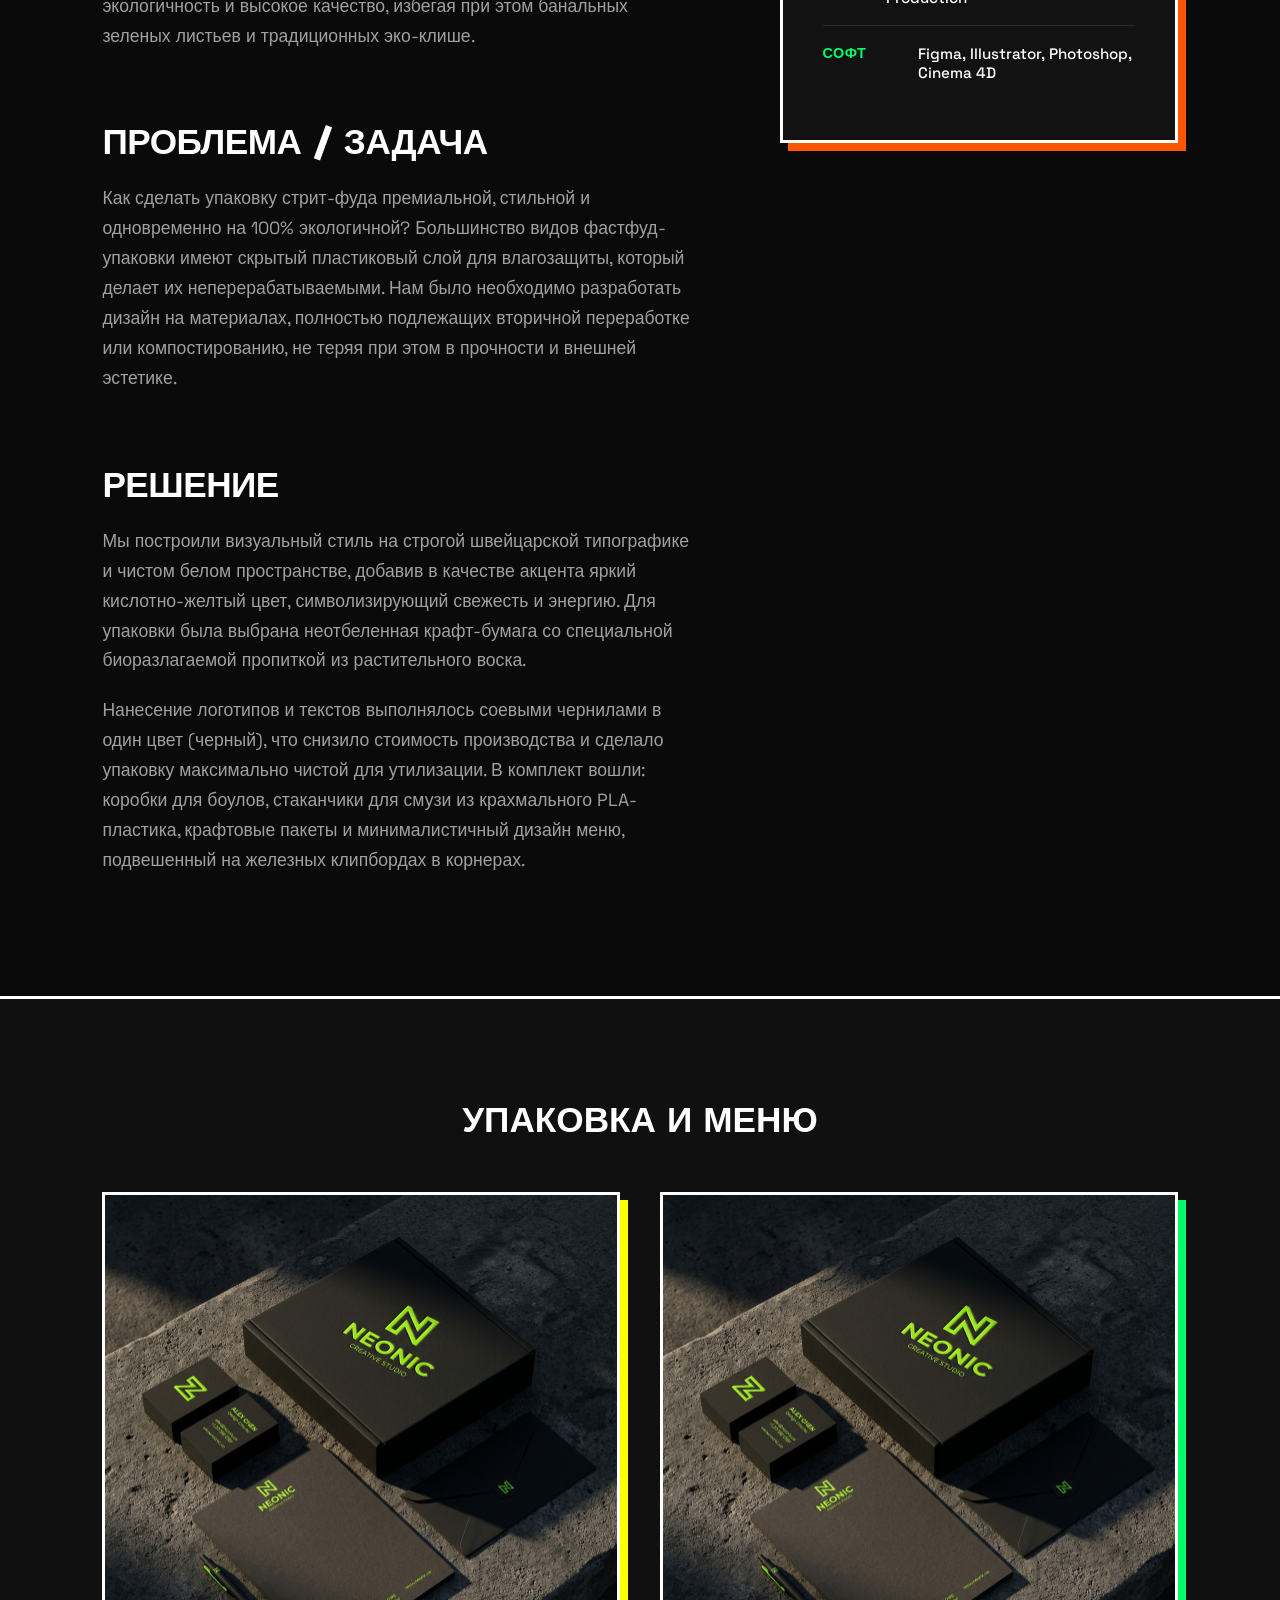
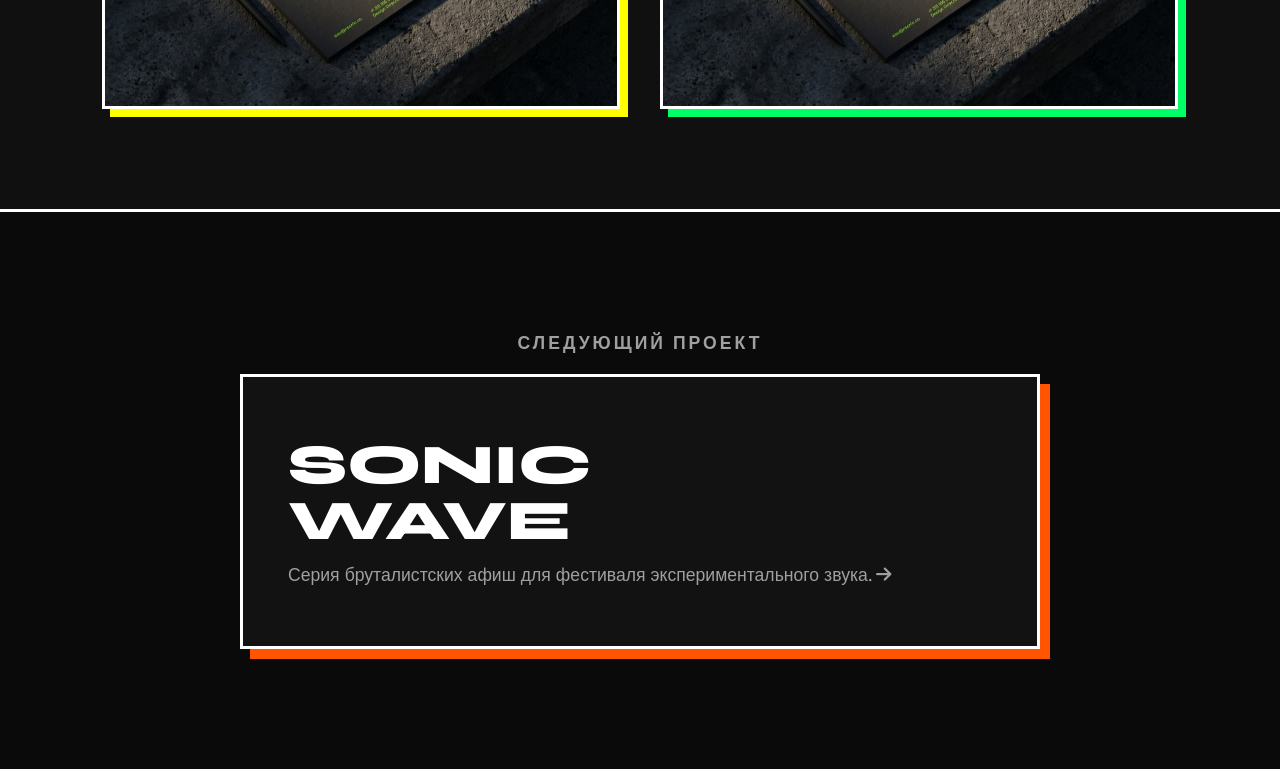
<file: project-neo-gastro.html>
<!DOCTYPE html>
<html lang="ru">
<head>
    <meta charset="UTF-8">
    <meta name="viewport" content="width=device-width, initial-scale=1.0">
    <title>NEO GASTRO | Branding Case Study</title>
    <meta name="description" content="Детальный разбор проекта разработки экологичной айдентики и упаковки для стрит-фуда Neo Gastro.">
    <!-- Google Fonts -->
    <link rel="preconnect" href="https://fonts.googleapis.com">
    <link rel="preconnect" href="https://fonts.gstatic.com" crossorigin>
    <link href="https://fonts.googleapis.com/css2?family=Space+Grotesk:wght@400;500;700&family=Syne:wght@700;800&display=swap" rel="stylesheet">
    <!-- FontAwesome for Icons -->
    <link rel="stylesheet" href="https://cdnjs.cloudflare.com/ajax/libs/font-awesome/6.4.0/css/all.min.css">
    <!-- Custom Stylesheet -->
    <link rel="stylesheet" href="style.css?v=2">
</head>
<body>

    <!-- Custom Cursor -->
    <div class="custom-cursor"></div>
    <div class="custom-cursor-follower"></div>

    <!-- Navigation Header -->
    <header class="project-header">
        <a href="index.html#portfolio" class="project-back-btn">
            <i class="fa-solid fa-arrow-left"></i> НАЗАД К КЕЙСАМ
        </a>
        <a href="index.html" class="project-logo">
            ALEX<span class="dot">.</span>DESIGN
        </a>
    </header>

    <!-- Project Hero Section -->
    <section class="project-hero">
        <div class="project-hero-title-wrapper">
            <div class="project-category">Branding / Package Design</div>
            <h1 class="project-hero-title">NEO<br><span class="highlight" data-text="GASTRO">GASTRO</span></h1>
            <p class="project-hero-desc">
                Минималистичная экологичная айдентика, биоразлагаемая упаковка и современный дизайн меню для стрит-фуда здорового питания будущего.
            </p>
        </div>
        
        <div class="project-hero-image-wrapper">
            <img class="project-hero-image" src="assets/case_branding.png" alt="Neo Gastro Hero">
        </div>
    </section>

    <!-- Project Details Grid -->
    <section class="project-details-grid">
        <div class="project-details-content">
            <div class="project-details-section">
                <h2>О ПРОЕКТЕ</h2>
                <p>
                    Neo Gastro — это быстрорастущая сеть стрит-фуд корнеров, специализирующаяся на здоровом питании из локальных продуктов. Основной упор сделан на вегетарианские блюда, баланс КБЖУ и уважение к природе. Наша студия разработала бренд-концепцию, визуальный стиль, упаковку и коммуникационную стратегию бренда.
                </p>
                <p>
                    Айдентика должна была прямо коммуницировать чистоту, экологичность и высокое качество, избегая при этом банальных зеленых листьев и традиционных эко-клише.
                </p>
            </div>

            <div class="project-details-section">
                <h2>ПРОБЛЕМА / ЗАДАЧА</h2>
                <p>
                    Как сделать упаковку стрит-фуда премиальной, стильной и одновременно на 100% экологичной? Большинство видов фастфуд-упаковки имеют скрытый пластиковый слой для влагозащиты, который делает их неперерабатываемыми. Нам было необходимо разработать дизайн на материалах, полностью подлежащих вторичной переработке или компостированию, не теряя при этом в прочности и внешней эстетике.
                </p>
            </div>

            <div class="project-details-section">
                <h2>РЕШЕНИЕ</h2>
                <p>
                    Мы построили визуальный стиль на строгой швейцарской типографике и чистом белом пространстве, добавив в качестве акцента яркий кислотно-желтый цвет, символизирующий свежесть и энергию. Для упаковки была выбрана неотбеленная крафт-бумага со специальной биоразлагаемой пропиткой из растительного воска.
                </p>
                <p>
                    Нанесение логотипов и текстов выполнялось соевыми чернилами в один цвет (черный), что снизило стоимость производства и сделало упаковку максимально чистой для утилизации. В комплект вошли: коробки для боулов, стаканчики для смузи из крахмального PLA-пластика, крафтовые пакеты и минималистичный дизайн меню, подвешенный на железных клипбордах в корнерах.
                </p>
            </div>
        </div>

        <div class="project-meta-table">
            <h3>ДЕТАЛИ ПРОЕКТА</h3>
            <div class="project-meta-row">
                <div class="project-meta-label">КЛИЕНТ</div>
                <div class="project-meta-value">NeoGastro Group</div>
            </div>
            <div class="project-meta-row">
                <div class="project-meta-label">ГОД</div>
                <div class="project-meta-value">2025</div>
            </div>
            <div class="project-meta-row">
                <div class="project-meta-label">УСЛУГИ</div>
                <div class="project-meta-value">Visual Identity, Logo Design, Eco Packaging System, Print Production</div>
            </div>
            <div class="project-meta-row">
                <div class="project-meta-label">СОФТ</div>
                <div class="project-meta-value">Figma, Illustrator, Photoshop, Cinema 4D</div>
            </div>
        </div>
    </section>

    <!-- Project Gallery Showcase -->
    <section class="project-gallery">
        <h2 class="project-gallery-title">УПАКОВКА И МЕНЮ</h2>
        <div class="project-gallery-grid">
            <div class="project-gallery-item">
                <img src="assets/case_branding.png" alt="Neo Gastro Showcase 1">
            </div>
            <div class="project-gallery-item">
                <img src="assets/case_branding.png" alt="Neo Gastro Showcase 2">
            </div>
        </div>
    </section>

    <!-- Next Project CTA Banner -->
    <section class="next-project-section">
        <div class="next-project-label">СЛЕДУЮЩИЙ ПРОЕКТ</div>
        <a href="project-sonic-wave.html" class="next-project-card">
            <h2>SONIC<br><span class="highlight" data-text="WAVE">WAVE</span></h2>
            <p>Серия бруталистских афиш для фестиваля экспериментального звука. <i class="fa-solid fa-arrow-right"></i></p>
        </a>
    </section>

    <!-- Floating Dock Navigation (Shared) -->
    <div class="dock-wrapper" id="dock-wrapper">
        <!-- Dock Dropdown Menu -->
        <div class="dock-dropdown" id="dock-dropdown">
            <div class="dock-dropdown-grid">
                <div class="dock-dropdown-col">
                    <div class="dock-dropdown-label">НАВИГАЦИЯ</div>
                    <a href="index.html#portfolio" class="dock-dropdown-link">КЕЙСЫ</a>
                    <a href="index.html#about" class="dock-dropdown-link">ОБ АВТОРЕ</a>
                    <a href="index.html#contact" class="dock-dropdown-link">КОНТАКТЫ</a>
                </div>
                <div class="dock-dropdown-col">
                    <div class="dock-dropdown-label">СВЯЗАТЬСЯ</div>
                    <a href="https://t.me/username" target="_blank" class="dock-dropdown-link">TELEGRAM</a>
                    <a href="mailto:alex@design.com" class="dock-dropdown-link">EMAIL</a>
                </div>
                <div class="dock-dropdown-col">
                    <div class="dock-dropdown-label">СОЦСЕТИ</div>
                    <a href="#" target="_blank" class="dock-dropdown-link">BEHANCE</a>
                    <a href="#" target="_blank" class="dock-dropdown-link">DRIBBBLE</a>
                    <a href="#" target="_blank" class="dock-dropdown-link">INSTAGRAM</a>
                </div>
            </div>
        </div>

        <!-- Dock Navigation Bar -->
        <nav class="dock-nav" id="dock-nav">
            <a href="index.html" class="dock-logo">
                ALEX<span class="dot">.</span>DESIGN
            </a>
            <div class="dock-links">
                <a href="index.html#portfolio" class="dock-link">КЕЙСЫ</a>
                <a href="index.html#about" class="dock-link">ОБ АВТОРЕ</a>
                <a href="index.html#contact" class="dock-link">КОНТАКТЫ</a>
            </div>
            <div class="dock-right-section">
                <a href="index.html#contact" class="dock-cta">СВЯЗАТЬСЯ <i class="fa-solid fa-bolt"></i></a>
                <button class="dock-burger" id="dock-burger" aria-label="Открыть меню">
                    <span class="dock-burger-line"></span>
                    <span class="dock-burger-line"></span>
                    <span class="dock-burger-line"></span>
                </button>
            </div>
        </nav>
    </div>

    <!-- Scripts -->
    <script src="script.js"></script>
</body>
</html>
</file>
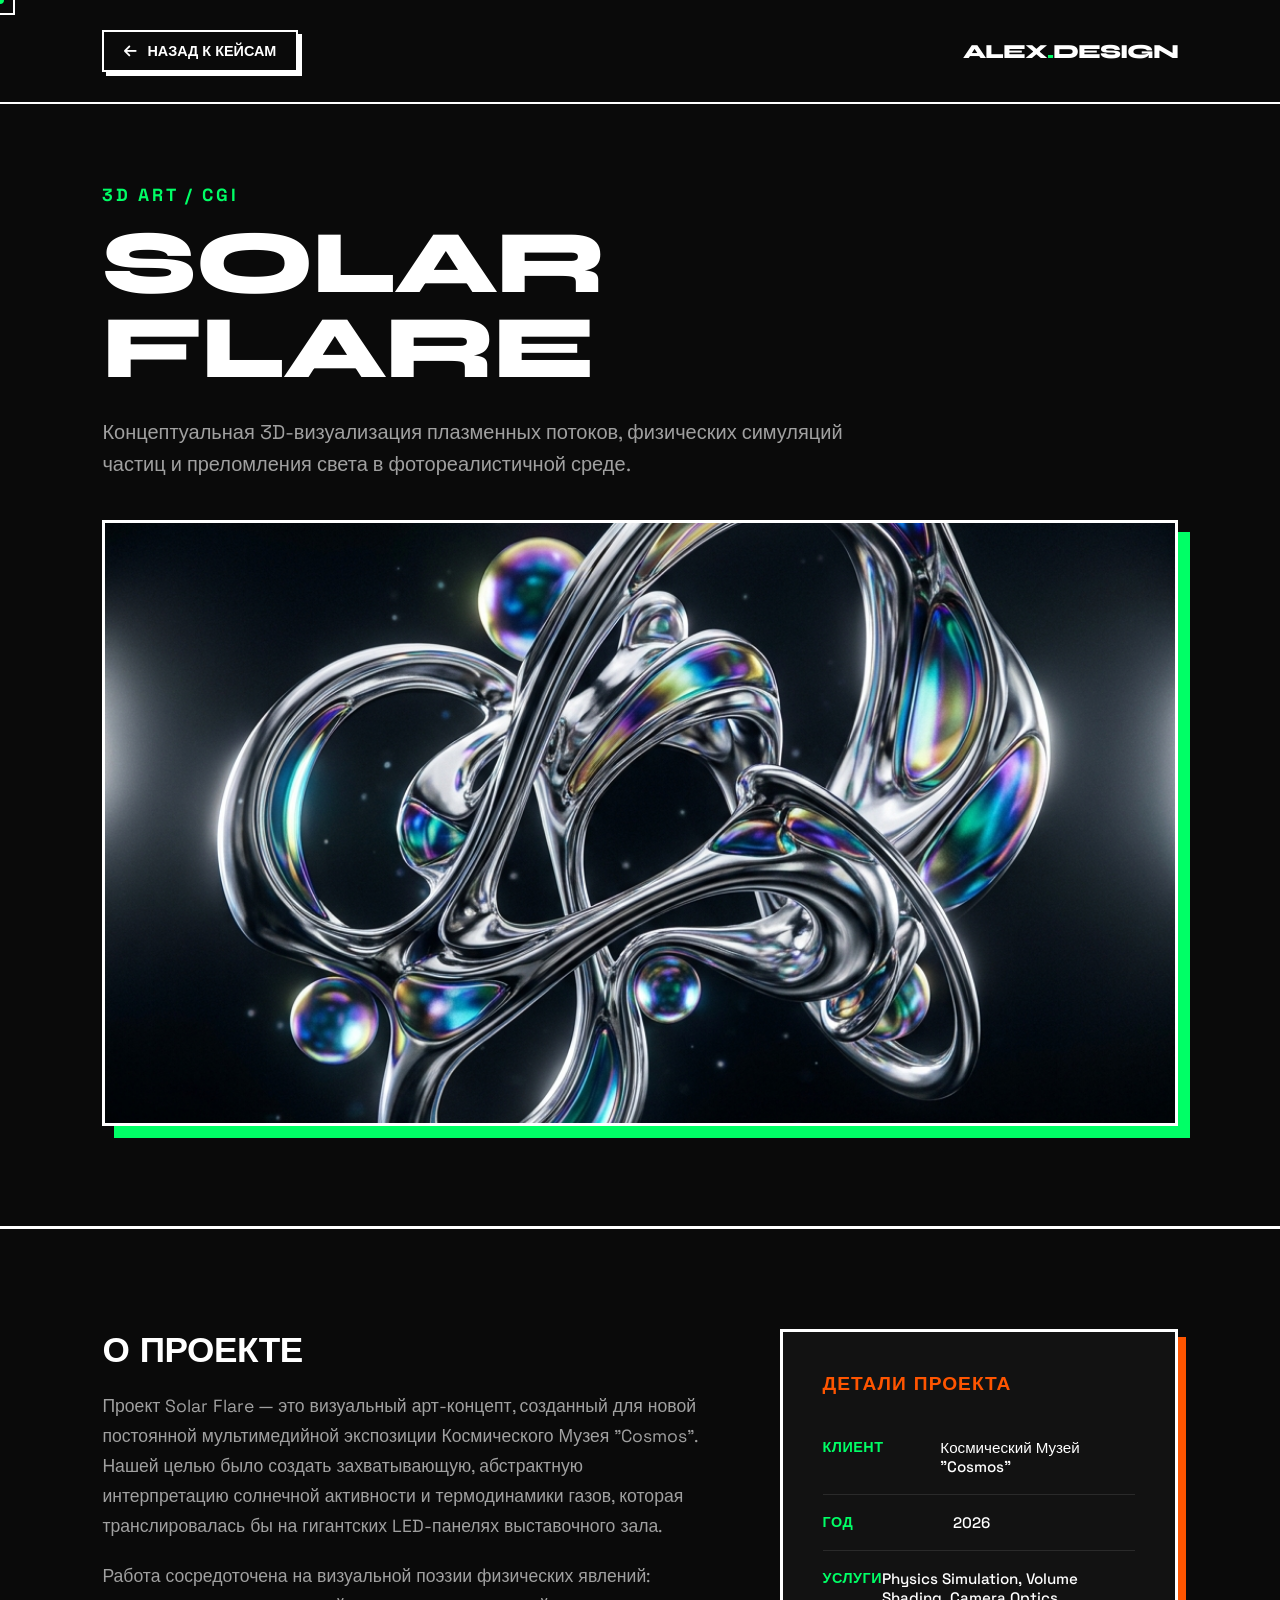
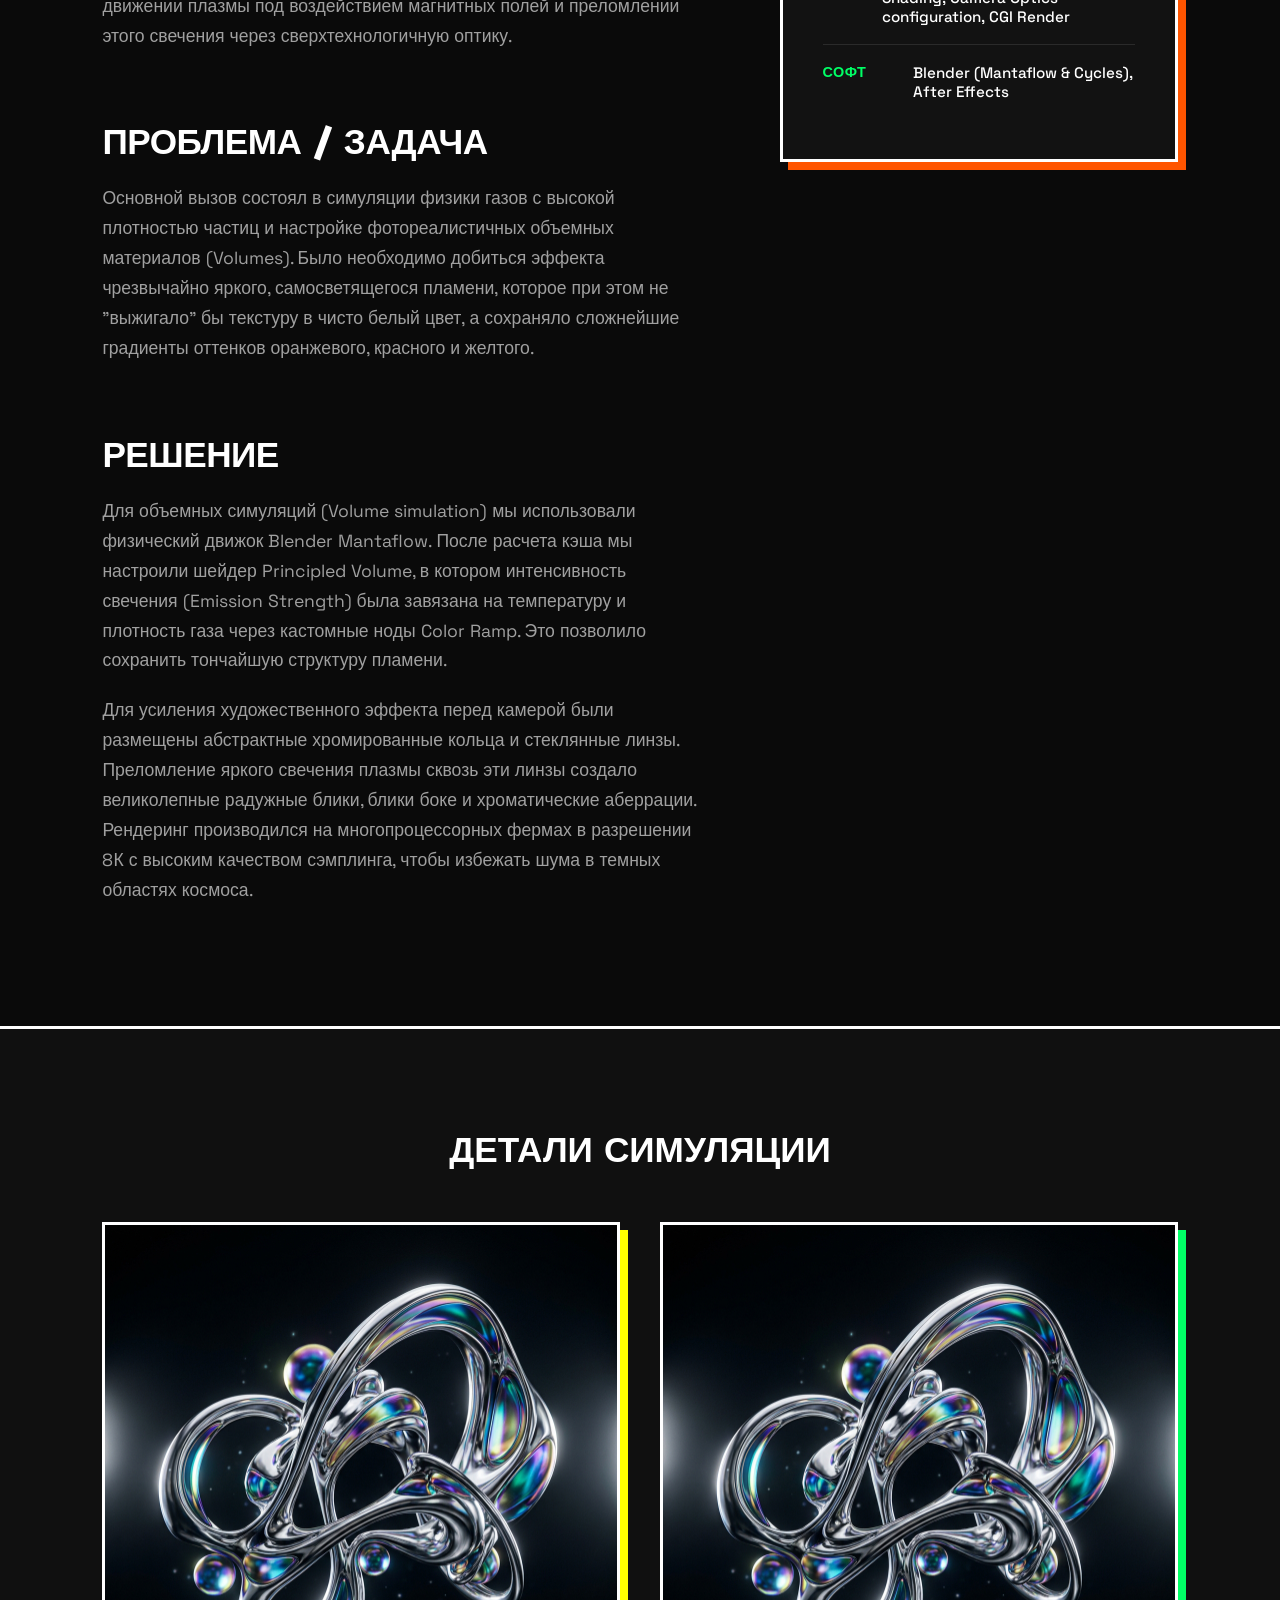
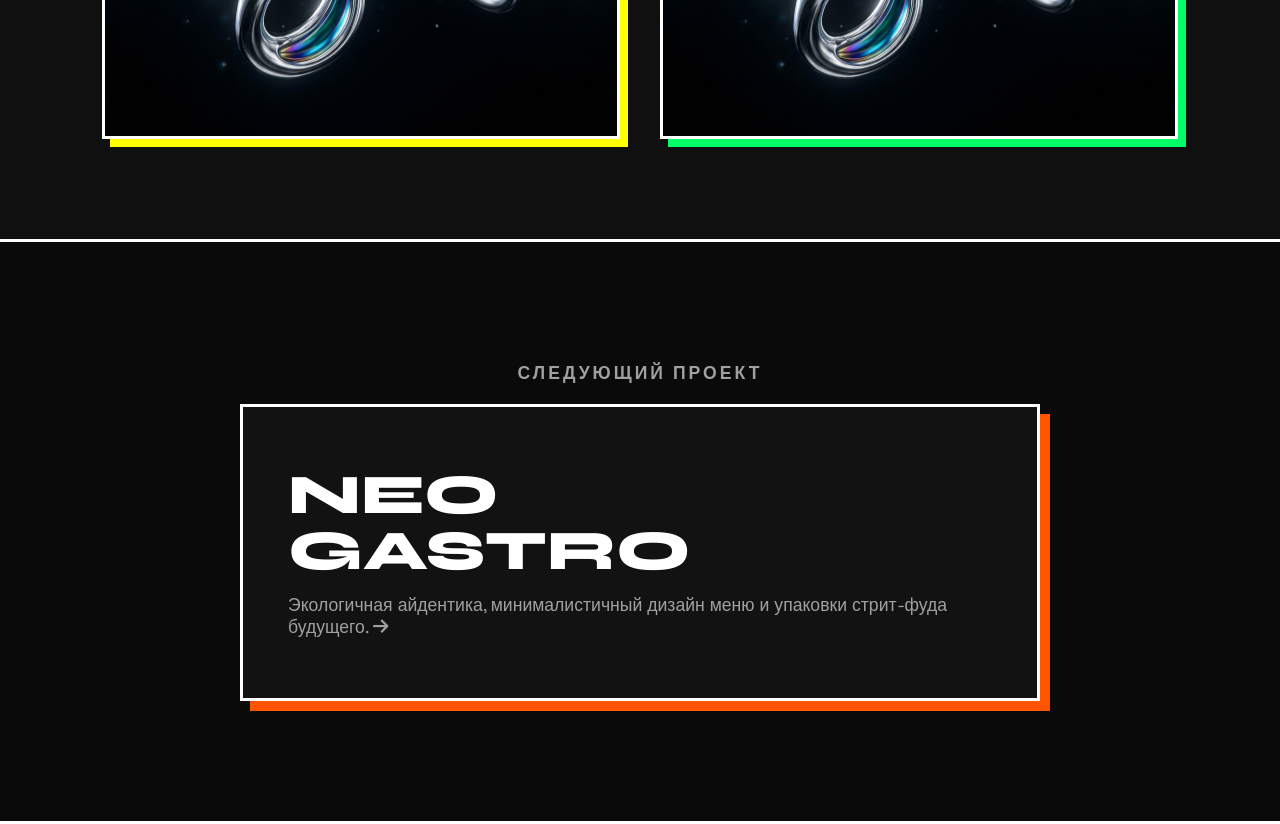
<file: project-solar-flare.html>
<!DOCTYPE html>
<html lang="ru">
<head>
    <meta charset="UTF-8">
    <meta name="viewport" content="width=device-width, initial-scale=1.0">
    <title>SOLAR FLARE | 3D Art Case Study</title>
    <meta name="description" content="Детальный разбор проекта концептуальной 3D-визуализации Solar Flare для Космического Музея.">
    <!-- Google Fonts -->
    <link rel="preconnect" href="https://fonts.googleapis.com">
    <link rel="preconnect" href="https://fonts.gstatic.com" crossorigin>
    <link href="https://fonts.googleapis.com/css2?family=Space+Grotesk:wght@400;500;700&family=Syne:wght@700;800&display=swap" rel="stylesheet">
    <!-- FontAwesome for Icons -->
    <link rel="stylesheet" href="https://cdnjs.cloudflare.com/ajax/libs/font-awesome/6.4.0/css/all.min.css">
    <!-- Custom Stylesheet -->
    <link rel="stylesheet" href="style.css?v=2">
</head>
<body>

    <!-- Custom Cursor -->
    <div class="custom-cursor"></div>
    <div class="custom-cursor-follower"></div>

    <!-- Navigation Header -->
    <header class="project-header">
        <a href="index.html#portfolio" class="project-back-btn">
            <i class="fa-solid fa-arrow-left"></i> НАЗАД К КЕЙСАМ
        </a>
        <a href="index.html" class="project-logo">
            ALEX<span class="dot">.</span>DESIGN
        </a>
    </header>

    <!-- Project Hero Section -->
    <section class="project-hero">
        <div class="project-hero-title-wrapper">
            <div class="project-category">3D Art / CGI</div>
            <h1 class="project-hero-title">SOLAR<br><span class="highlight" data-text="FLARE">FLARE</span></h1>
            <p class="project-hero-desc">
                Концептуальная 3D-визуализация плазменных потоков, физических симуляций частиц и преломления света в фотореалистичной среде.
            </p>
        </div>
        
        <div class="project-hero-image-wrapper">
            <img class="project-hero-image" src="assets/case_3d.png" alt="Solar Flare Hero">
        </div>
    </section>

    <!-- Project Details Grid -->
    <section class="project-details-grid">
        <div class="project-details-content">
            <div class="project-details-section">
                <h2>О ПРОЕКТЕ</h2>
                <p>
                    Проект Solar Flare — это визуальный арт-концепт, созданный для новой постоянной мультимедийной экспозиции Космического Музея "Cosmos". Нашей целью было создать захватывающую, абстрактную интерпретацию солнечной активности и термодинамики газов, которая транслировалась бы на гигантских LED-панелях выставочного зала.
                </p>
                <p>
                    Работа сосредоточена на визуальной поэзии физических явлений: движении плазмы под воздействием магнитных полей и преломлении этого свечения через сверхтехнологичную оптику.
                </p>
            </div>

            <div class="project-details-section">
                <h2>ПРОБЛЕМА / ЗАДАЧА</h2>
                <p>
                    Основной вызов состоял в симуляции физики газов с высокой плотностью частиц и настройке фотореалистичных объемных материалов (Volumes). Было необходимо добиться эффекта чрезвычайно яркого, самосветящегося пламени, которое при этом не "выжигало" бы текстуру в чисто белый цвет, а сохраняло сложнейшие градиенты оттенков оранжевого, красного и желтого.
                </p>
            </div>

            <div class="project-details-section">
                <h2>РЕШЕНИЕ</h2>
                <p>
                    Для объемных симуляций (Volume simulation) мы использовали физический движок Blender Mantaflow. После расчета кэша мы настроили шейдер Principled Volume, в котором интенсивность свечения (Emission Strength) была завязана на температуру и плотность газа через кастомные ноды Color Ramp. Это позволило сохранить тончайшую структуру пламени.
                </p>
                <p>
                    Для усиления художественного эффекта перед камерой были размещены абстрактные хромированные кольца и стеклянные линзы. Преломление яркого свечения плазмы сквозь эти линзы создало великолепные радужные блики, блики боке и хроматические аберрации. Рендеринг производился на многопроцессорных фермах в разрешении 8К с высоким качеством сэмплинга, чтобы избежать шума в темных областях космоса.
                </p>
            </div>
        </div>

        <div class="project-meta-table">
            <h3>ДЕТАЛИ ПРОЕКТА</h3>
            <div class="project-meta-row">
                <div class="project-meta-label">КЛИЕНТ</div>
                <div class="project-meta-value">Космический Музей "Cosmos"</div>
            </div>
            <div class="project-meta-row">
                <div class="project-meta-label">ГОД</div>
                <div class="project-meta-value">2026</div>
            </div>
            <div class="project-meta-row">
                <div class="project-meta-label">УСЛУГИ</div>
                <div class="project-meta-value">Physics Simulation, Volume Shading, Camera Optics configuration, CGI Render</div>
            </div>
            <div class="project-meta-row">
                <div class="project-meta-label">СОФТ</div>
                <div class="project-meta-value">Blender (Mantaflow & Cycles), After Effects</div>
            </div>
        </div>
    </section>

    <!-- Project Gallery Showcase -->
    <section class="project-gallery">
        <h2 class="project-gallery-title">ДЕТАЛИ СИМУЛЯЦИИ</h2>
        <div class="project-gallery-grid">
            <div class="project-gallery-item">
                <img src="assets/case_3d.png" alt="Solar Flare Detail 1">
            </div>
            <div class="project-gallery-item">
                <img src="assets/case_3d.png" alt="Solar Flare Detail 2">
            </div>
        </div>
    </section>

    <!-- Next Project CTA Banner -->
    <section class="next-project-section">
        <div class="next-project-label">СЛЕДУЮЩИЙ ПРОЕКТ</div>
        <a href="project-neo-gastro.html" class="next-project-card">
            <h2>NEO<br><span class="highlight" data-text="GASTRO">GASTRO</span></h2>
            <p>Экологичная айдентика, минималистичный дизайн меню и упаковки стрит-фуда будущего. <i class="fa-solid fa-arrow-right"></i></p>
        </a>
    </section>

    <!-- Floating Dock Navigation (Shared) -->
    <div class="dock-wrapper" id="dock-wrapper">
        <!-- Dock Dropdown Menu -->
        <div class="dock-dropdown" id="dock-dropdown">
            <div class="dock-dropdown-grid">
                <div class="dock-dropdown-col">
                    <div class="dock-dropdown-label">НАВИГАЦИЯ</div>
                    <a href="index.html#portfolio" class="dock-dropdown-link">КЕЙСЫ</a>
                    <a href="index.html#about" class="dock-dropdown-link">ОБ АВТОРЕ</a>
                    <a href="index.html#contact" class="dock-dropdown-link">КОНТАКТЫ</a>
                </div>
                <div class="dock-dropdown-col">
                    <div class="dock-dropdown-label">СВЯЗАТЬСЯ</div>
                    <a href="https://t.me/username" target="_blank" class="dock-dropdown-link">TELEGRAM</a>
                    <a href="mailto:alex@design.com" class="dock-dropdown-link">EMAIL</a>
                </div>
                <div class="dock-dropdown-col">
                    <div class="dock-dropdown-label">СОЦСЕТИ</div>
                    <a href="#" target="_blank" class="dock-dropdown-link">BEHANCE</a>
                    <a href="#" target="_blank" class="dock-dropdown-link">DRIBBBLE</a>
                    <a href="#" target="_blank" class="dock-dropdown-link">INSTAGRAM</a>
                </div>
            </div>
        </div>

        <!-- Dock Navigation Bar -->
        <nav class="dock-nav" id="dock-nav">
            <a href="index.html" class="dock-logo">
                ALEX<span class="dot">.</span>DESIGN
            </a>
            <div class="dock-links">
                <a href="index.html#portfolio" class="dock-link">КЕЙСЫ</a>
                <a href="index.html#about" class="dock-link">ОБ АВТОРЕ</a>
                <a href="index.html#contact" class="dock-link">КОНТАКТЫ</a>
            </div>
            <div class="dock-right-section">
                <a href="index.html#contact" class="dock-cta">СВЯЗАТЬСЯ <i class="fa-solid fa-bolt"></i></a>
                <button class="dock-burger" id="dock-burger" aria-label="Открыть меню">
                    <span class="dock-burger-line"></span>
                    <span class="dock-burger-line"></span>
                    <span class="dock-burger-line"></span>
                </button>
            </div>
        </nav>
    </div>

    <!-- Scripts -->
    <script src="script.js"></script>
</body>
</html>
</file>
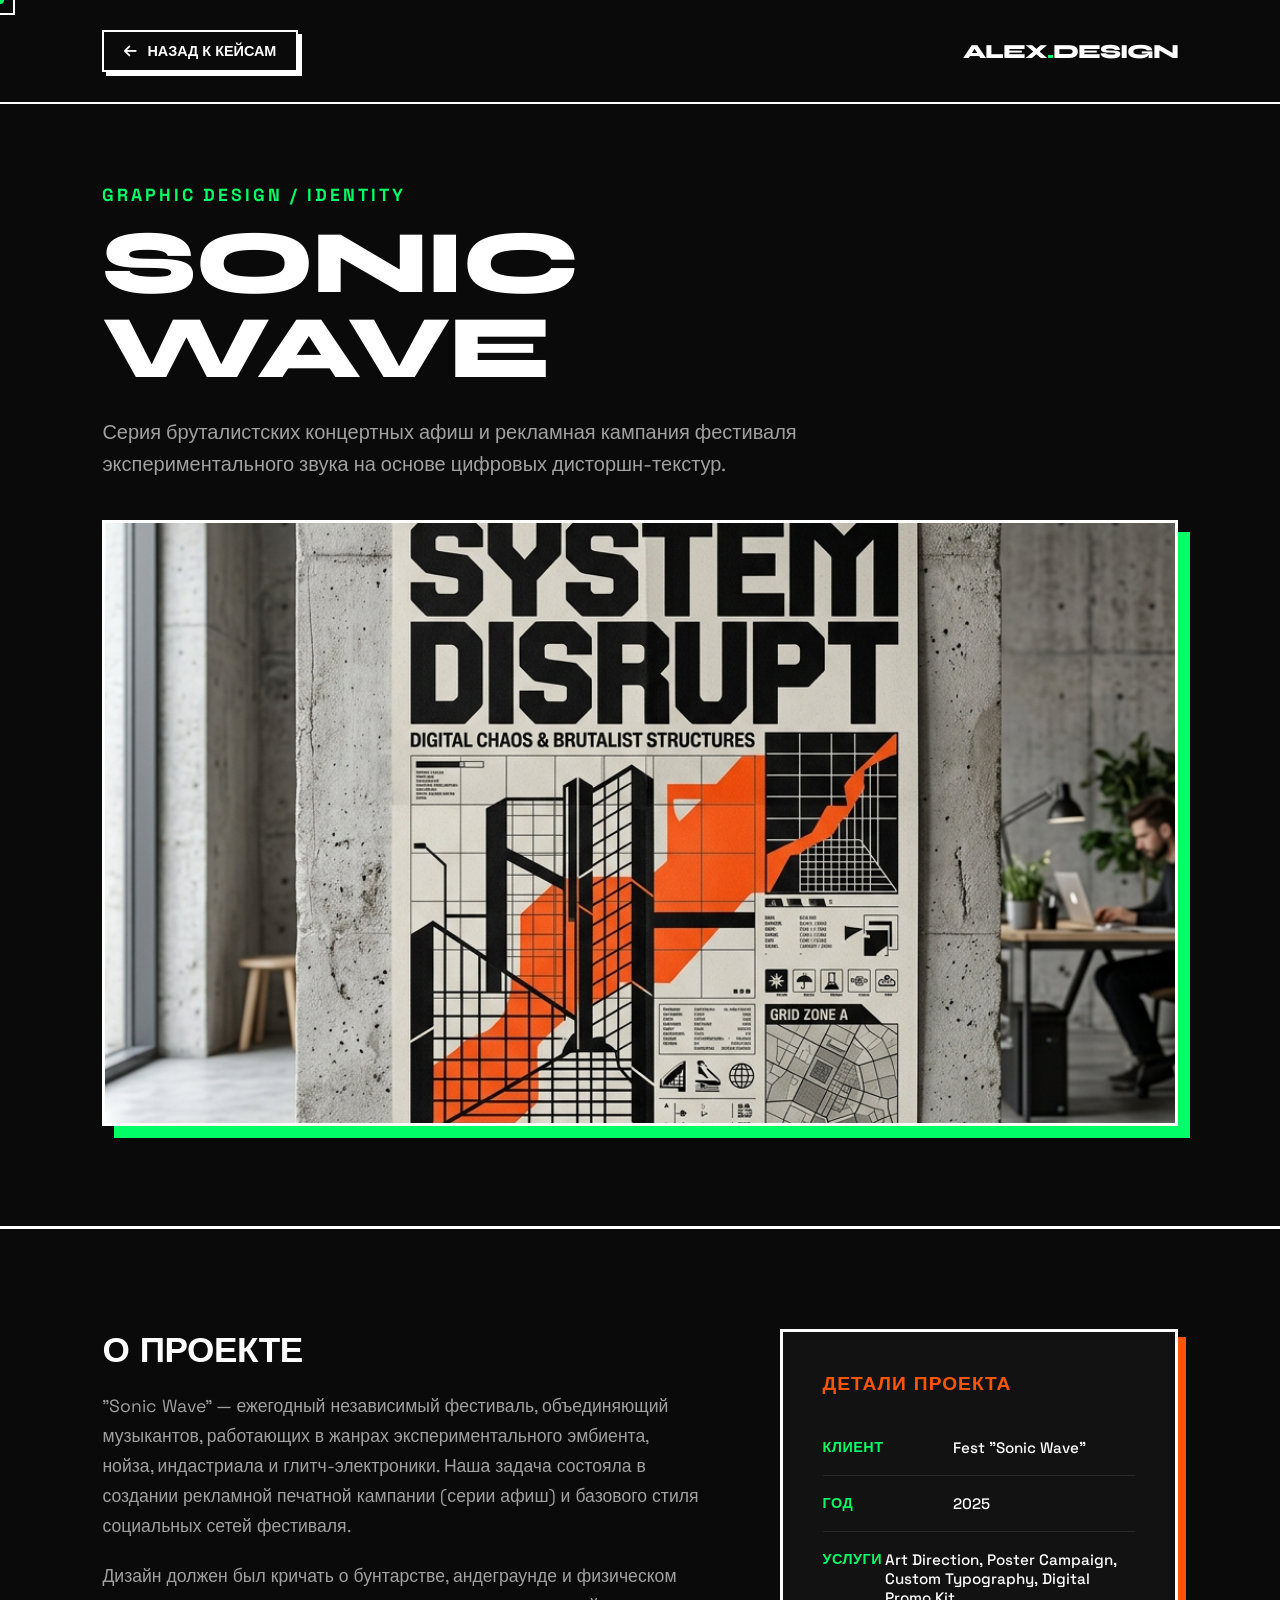
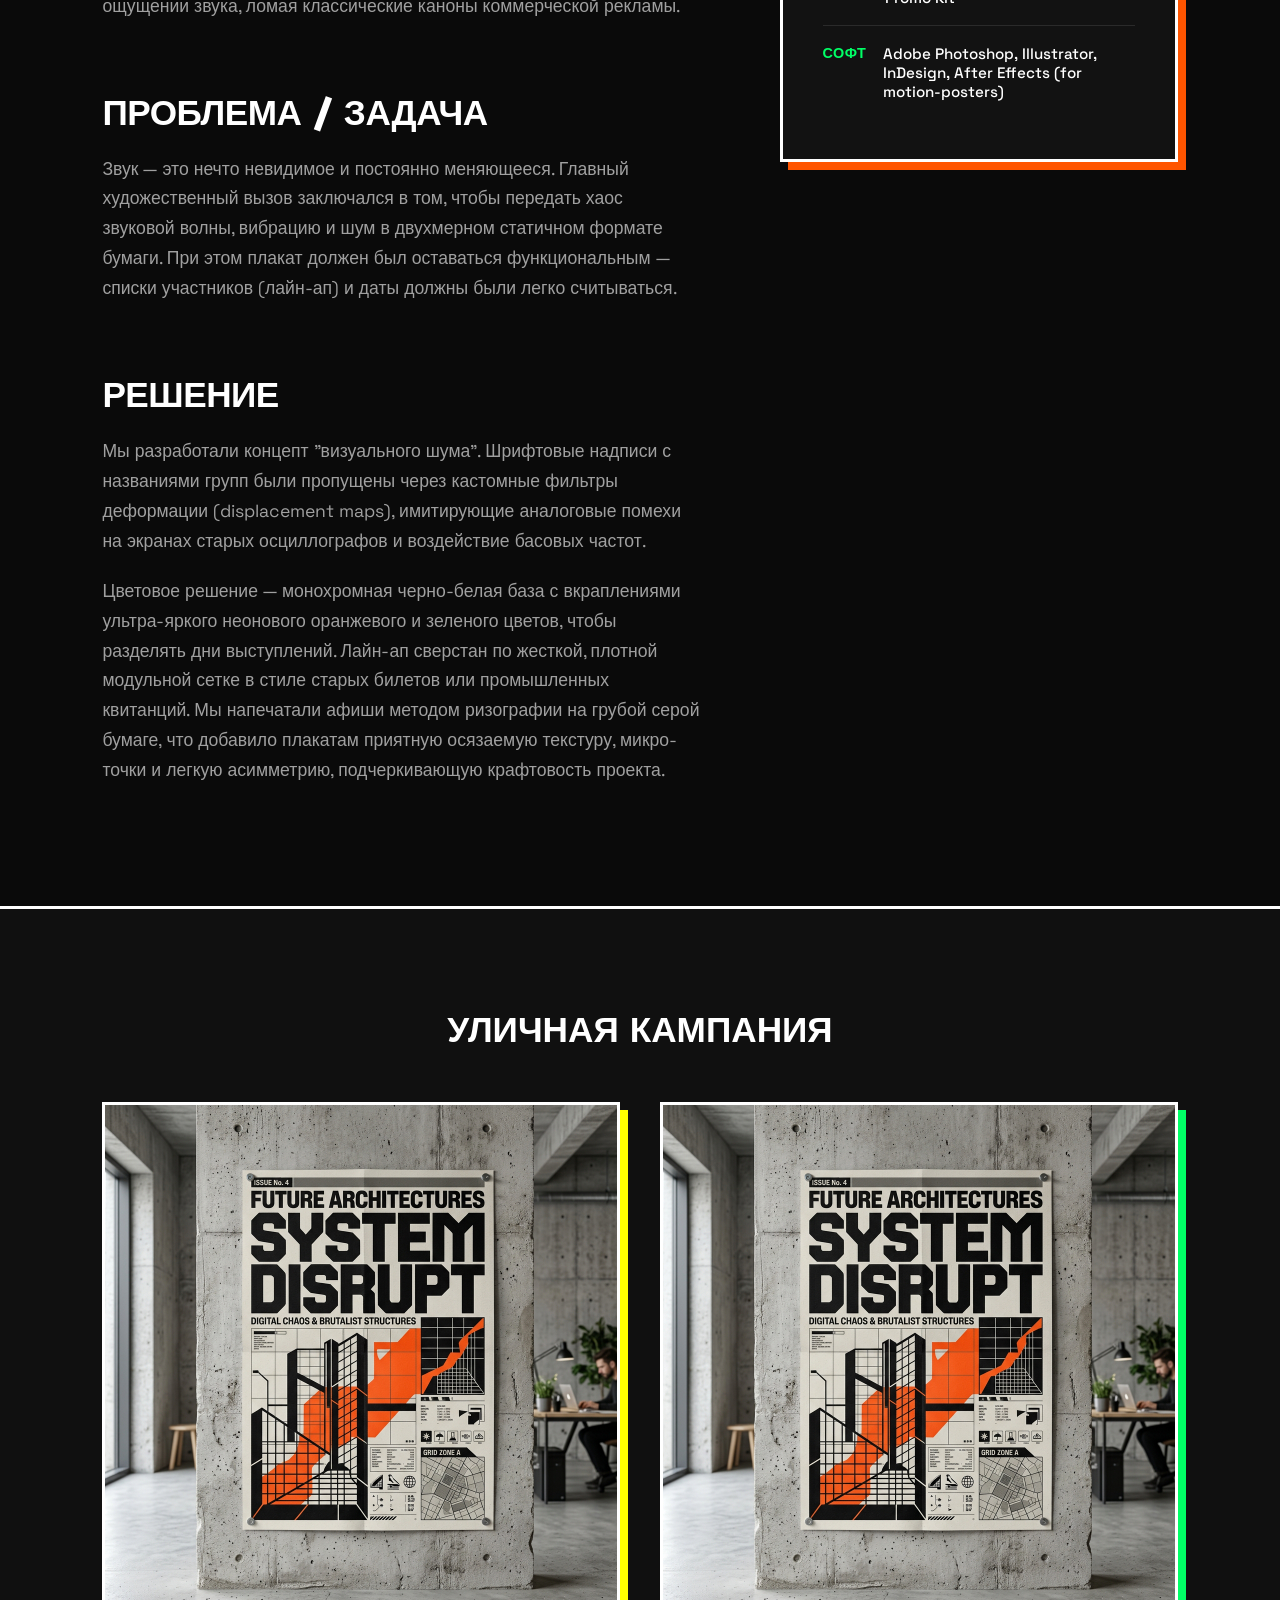
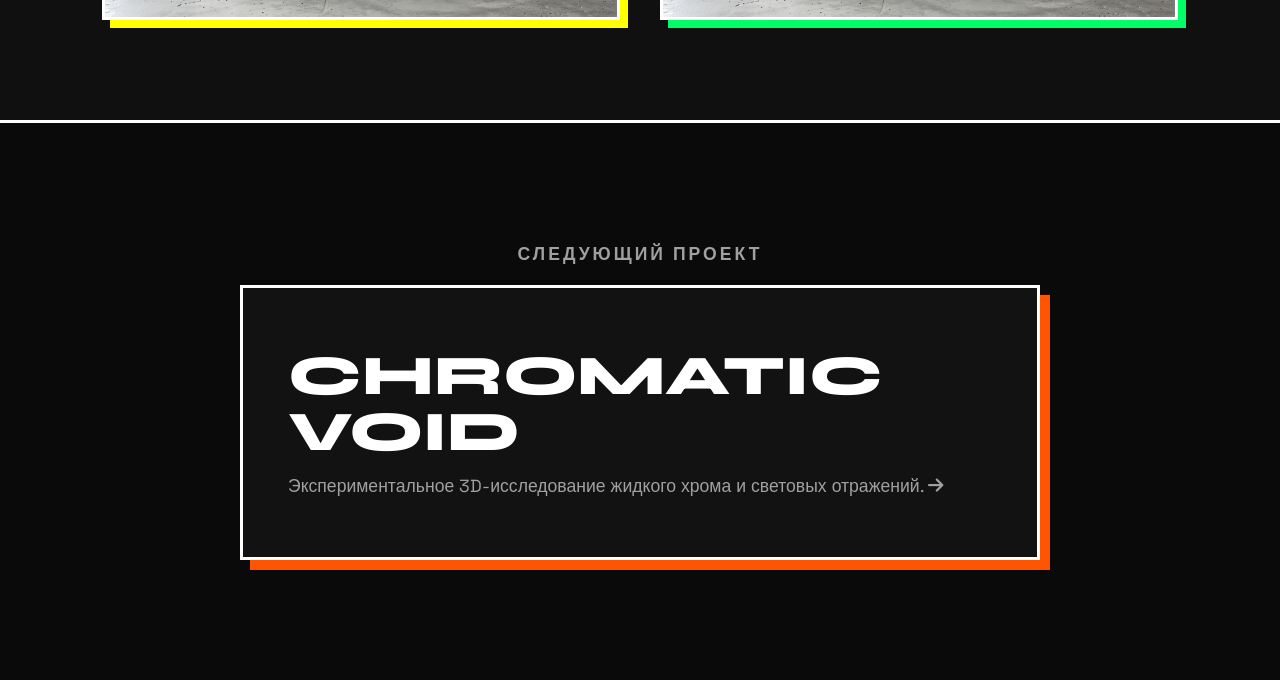
<file: project-sonic-wave.html>
<!DOCTYPE html>
<html lang="ru">
<head>
    <meta charset="UTF-8">
    <meta name="viewport" content="width=device-width, initial-scale=1.0">
    <title>SONIC WAVE | Graphics Case Study</title>
    <meta name="description" content="Детальный разбор проекта серии бруталистских плакатов Sonic Wave для музыкального фестиваля.">
    <!-- Google Fonts -->
    <link rel="preconnect" href="https://fonts.googleapis.com">
    <link rel="preconnect" href="https://fonts.gstatic.com" crossorigin>
    <link href="https://fonts.googleapis.com/css2?family=Space+Grotesk:wght@400;500;700&family=Syne:wght@700;800&display=swap" rel="stylesheet">
    <!-- FontAwesome for Icons -->
    <link rel="stylesheet" href="https://cdnjs.cloudflare.com/ajax/libs/font-awesome/6.4.0/css/all.min.css">
    <!-- Custom Stylesheet -->
    <link rel="stylesheet" href="style.css?v=2">
</head>
<body>

    <!-- Custom Cursor -->
    <div class="custom-cursor"></div>
    <div class="custom-cursor-follower"></div>

    <!-- Navigation Header -->
    <header class="project-header">
        <a href="index.html#portfolio" class="project-back-btn">
            <i class="fa-solid fa-arrow-left"></i> НАЗАД К КЕЙСАМ
        </a>
        <a href="index.html" class="project-logo">
            ALEX<span class="dot">.</span>DESIGN
        </a>
    </header>

    <!-- Project Hero Section -->
    <section class="project-hero">
        <div class="project-hero-title-wrapper">
            <div class="project-category">Graphic Design / Identity</div>
            <h1 class="project-hero-title">SONIC<br><span class="highlight" data-text="WAVE">WAVE</span></h1>
            <p class="project-hero-desc">
                Серия бруталистских концертных афиш и рекламная кампания фестиваля экспериментального звука на основе цифровых дисторшн-текстур.
            </p>
        </div>
        
        <div class="project-hero-image-wrapper">
            <img class="project-hero-image" src="assets/case_graphic.png" alt="Sonic Wave Hero">
        </div>
    </section>

    <!-- Project Details Grid -->
    <section class="project-details-grid">
        <div class="project-details-content">
            <div class="project-details-section">
                <h2>О ПРОЕКТЕ</h2>
                <p>
                    "Sonic Wave" — ежегодный независимый фестиваль, объединяющий музыкантов, работающих в жанрах экспериментального эмбиента, нойза, индастриала и глитч-электроники. Наша задача состояла в создании рекламной печатной кампании (серии афиш) и базового стиля социальных сетей фестиваля.
                </p>
                <p>
                    Дизайн должен был кричать о бунтарстве, андеграунде и физическом ощущении звука, ломая классические каноны коммерческой рекламы.
                </p>
            </div>

            <div class="project-details-section">
                <h2>ПРОБЛЕМА / ЗАДАЧА</h2>
                <p>
                    Звук — это нечто невидимое и постоянно меняющееся. Главный художественный вызов заключался в том, чтобы передать хаос звуковой волны, вибрацию и шум в двухмерном статичном формате бумаги. При этом плакат должен был оставаться функциональным — списки участников (лайн-ап) и даты должны были легко считываться.
                </p>
            </div>

            <div class="project-details-section">
                <h2>РЕШЕНИЕ</h2>
                <p>
                    Мы разработали концепт "визуального шума". Шрифтовые надписи с названиями групп были пропущены через кастомные фильтры деформации (displacement maps), имитирующие аналоговые помехи на экранах старых осциллографов и воздействие басовых частот.
                </p>
                <p>
                    Цветовое решение — монохромная черно-белая база с вкраплениями ультра-яркого неонового оранжевого и зеленого цветов, чтобы разделять дни выступлений. Лайн-ап сверстан по жесткой, плотной модульной сетке в стиле старых билетов или промышленных квитанций. Мы напечатали афиши методом ризографии на грубой серой бумаге, что добавило плакатам приятную осязаемую текстуру, микро-точки и легкую асимметрию, подчеркивающую крафтовость проекта.
                </p>
            </div>
        </div>

        <div class="project-meta-table">
            <h3>ДЕТАЛИ ПРОЕКТА</h3>
            <div class="project-meta-row">
                <div class="project-meta-label">КЛИЕНТ</div>
                <div class="project-meta-value">Fest "Sonic Wave"</div>
            </div>
            <div class="project-meta-row">
                <div class="project-meta-label">ГОД</div>
                <div class="project-meta-value">2025</div>
            </div>
            <div class="project-meta-row">
                <div class="project-meta-label">УСЛУГИ</div>
                <div class="project-meta-value">Art Direction, Poster Campaign, Custom Typography, Digital Promo Kit</div>
            </div>
            <div class="project-meta-row">
                <div class="project-meta-label">СОФТ</div>
                <div class="project-meta-value">Adobe Photoshop, Illustrator, InDesign, After Effects (for motion-posters)</div>
            </div>
        </div>
    </section>

    <!-- Project Gallery Showcase -->
    <section class="project-gallery">
        <h2 class="project-gallery-title">УЛИЧНАЯ КАМПАНИЯ</h2>
        <div class="project-gallery-grid">
            <div class="project-gallery-item">
                <img src="assets/case_graphic.png" alt="Sonic Wave Showcase 1">
            </div>
            <div class="project-gallery-item">
                <img src="assets/case_graphic.png" alt="Sonic Wave Showcase 2">
            </div>
        </div>
    </section>

    <!-- Next Project CTA Banner -->
    <section class="next-project-section">
        <div class="next-project-label">СЛЕДУЮЩИЙ ПРОЕКТ</div>
        <a href="project-chromatic.html" class="next-project-card">
            <h2>CHROMATIC<br><span class="highlight" data-text="VOID">VOID</span></h2>
            <p>Экспериментальное 3D-исследование жидкого хрома и световых отражений. <i class="fa-solid fa-arrow-right"></i></p>
        </a>
    </section>

    <!-- Floating Dock Navigation (Shared) -->
    <div class="dock-wrapper" id="dock-wrapper">
        <!-- Dock Dropdown Menu -->
        <div class="dock-dropdown" id="dock-dropdown">
            <div class="dock-dropdown-grid">
                <div class="dock-dropdown-col">
                    <div class="dock-dropdown-label">НАВИГАЦИЯ</div>
                    <a href="index.html#portfolio" class="dock-dropdown-link">КЕЙСЫ</a>
                    <a href="index.html#about" class="dock-dropdown-link">ОБ АВТОРЕ</a>
                    <a href="index.html#contact" class="dock-dropdown-link">КОНТАКТЫ</a>
                </div>
                <div class="dock-dropdown-col">
                    <div class="dock-dropdown-label">СВЯЗАТЬСЯ</div>
                    <a href="https://t.me/username" target="_blank" class="dock-dropdown-link">TELEGRAM</a>
                    <a href="mailto:alex@design.com" class="dock-dropdown-link">EMAIL</a>
                </div>
                <div class="dock-dropdown-col">
                    <div class="dock-dropdown-label">СОЦСЕТИ</div>
                    <a href="#" target="_blank" class="dock-dropdown-link">BEHANCE</a>
                    <a href="#" target="_blank" class="dock-dropdown-link">DRIBBBLE</a>
                    <a href="#" target="_blank" class="dock-dropdown-link">INSTAGRAM</a>
                </div>
            </div>
        </div>

        <!-- Dock Navigation Bar -->
        <nav class="dock-nav" id="dock-nav">
            <a href="index.html" class="dock-logo">
                ALEX<span class="dot">.</span>DESIGN
            </a>
            <div class="dock-links">
                <a href="index.html#portfolio" class="dock-link">КЕЙСЫ</a>
                <a href="index.html#about" class="dock-link">ОБ АВТОРЕ</a>
                <a href="index.html#contact" class="dock-link">КОНТАКТЫ</a>
            </div>
            <div class="dock-right-section">
                <a href="index.html#contact" class="dock-cta">СВЯЗАТЬСЯ <i class="fa-solid fa-bolt"></i></a>
                <button class="dock-burger" id="dock-burger" aria-label="Открыть меню">
                    <span class="dock-burger-line"></span>
                    <span class="dock-burger-line"></span>
                    <span class="dock-burger-line"></span>
                </button>
            </div>
        </nav>
    </div>

    <!-- Scripts -->
    <script src="script.js"></script>
</body>
</html>
</file>
<file: style.css>
/* ==========================================================================
   NEO-BRUTALISM DESIGN SYSTEM & CUSTOM STYLES
   ========================================================================== */

/* Google Fonts Import & Theme Defaults */
:root {
    --bg-color: #0a0a0a;
    --card-bg: #121212;
    --text-color: #ffffff;
    --text-secondary: #a0a0a0;
    
    /* Neon accents */
    --accent-green: #00ff66;
    --accent-orange: #ff5500;
    --accent-yellow: #ffff00;
    
    --border-color: #ffffff;
    --border-width: 3px;
    --transition-speed: 0.25s;
    --font-heading: 'Syne', sans-serif;
    --font-body: 'Space Grotesk', sans-serif;
}

* {
    box-sizing: border-box;
    margin: 0;
    padding: 0;
}

html {
    scroll-behavior: smooth;
    background-color: var(--bg-color);
    color: var(--text-color);
    font-family: var(--font-body);
}

body {
    overflow-x: hidden;
    cursor: none; /* Hide default cursor to use custom one */
}

/* Custom Scrollbar */
::-webkit-scrollbar {
    width: 12px;
}
::-webkit-scrollbar-track {
    background: var(--bg-color);
    border-left: var(--border-width) solid var(--border-color);
}
::-webkit-scrollbar-thumb {
    background: var(--accent-green);
    border: 3px solid var(--bg-color);
    border-radius: 6px;
}
::-webkit-scrollbar-thumb:hover {
    background: var(--accent-orange);
}

/* Base Headings & Typography */
h1, h2, h3, h4 {
    font-family: var(--font-heading);
    font-weight: 800;
    text-transform: uppercase;
}

a {
    color: inherit;
    text-decoration: none;
    cursor: none;
}

/* Custom Neo-Brutalist Cursor */
.custom-cursor {
    width: 8px;
    height: 8px;
    background: var(--accent-green);
    border-radius: 50%;
    position: fixed;
    transform: translate(-50%, -50%);
    pointer-events: none;
    z-index: 9999;
    transition: width 0.1s, height 0.1s, background-color 0.1s;
}

.custom-cursor-follower {
    width: 30px;
    height: 30px;
    border: 2px solid var(--border-color);
    position: fixed;
    transform: translate(-50%, -50%);
    pointer-events: none;
    z-index: 9998;
    transition: transform 0.08s ease-out, width 0.2s, height 0.2s, background-color 0.2s, border-radius 0.2s;
}

/* Hover States for Cursor */
.custom-cursor.hovered {
    width: 12px;
    height: 12px;
    background-color: var(--accent-orange);
}

.custom-cursor-follower.hovered {
    width: 45px;
    height: 45px;
    background-color: rgba(255, 85, 0, 0.15);
    border-color: var(--accent-orange);
    border-radius: 0; /* Boxy neo-brutalist cursor on hover */
    transform: translate(-50%, -50%) rotate(45deg);
}

/* ==========================================================================
   FLOATING DOCK NAVIGATION (MAX SHIRKO STYLE)
   ========================================================================== */
.dock-wrapper {
    position: fixed;
    bottom: 40px;
    left: 50%;
    transform: translate(-50%, 120px); /* Slide down off-screen by default */
    opacity: 0;
    pointer-events: none;
    z-index: 1005;
    display: flex;
    flex-direction: column;
    align-items: center;
    gap: 12px;
    width: auto;
    max-width: 90%;
    transition: transform 0.5s cubic-bezier(0.16, 1, 0.3, 1), opacity 0.4s ease;
}

.dock-wrapper.visible {
    transform: translate(-50%, 0);
    opacity: 1;
    pointer-events: auto;
}

.dock-nav {
    display: flex;
    align-items: center;
    justify-content: space-between;
    background-color: rgba(10, 10, 10, 0.9);
    border: var(--border-width) solid var(--border-color);
    border-radius: 900px;
    height: 66px;
    padding: 0 12px 0 24px;
    box-shadow: 6px 6px 0px var(--accent-orange);
    gap: 30px;
    backdrop-filter: blur(15px);
    -webkit-backdrop-filter: blur(15px);
    transition: transform 0.3s cubic-bezier(0.165, 0.84, 0.44, 1), box-shadow 0.3s ease;
}

.dock-nav:hover {
    transform: translateY(-2px);
    box-shadow: 8px 8px 0px var(--accent-orange);
}

.dock-logo {
    font-family: var(--font-heading);
    font-weight: 800;
    font-size: 1.25rem;
    letter-spacing: -1px;
    flex-shrink: 0;
}

.dock-logo .dot {
    color: var(--accent-green);
}

.dock-links {
    display: flex;
    align-items: center;
    gap: 5px;
}

.dock-link {
    font-family: var(--font-body);
    font-weight: 700;
    font-size: 0.85rem;
    letter-spacing: 0.5px;
    padding: 10px 18px;
    border-radius: 100px;
    transition: all 0.2s ease;
}

.dock-link:hover {
    background-color: rgba(255, 255, 255, 0.1);
    color: var(--accent-green);
}

.dock-right-section {
    display: flex;
    align-items: center;
    gap: 12px;
}

.dock-cta {
    font-family: var(--font-body);
    font-weight: 700;
    font-size: 0.85rem;
    padding: 10px 20px;
    border: 2px solid var(--border-color);
    border-radius: 100px;
    background-color: var(--accent-green);
    color: #000000;
    transition: all 0.2s ease;
    white-space: nowrap;
}

.dock-cta:hover {
    background-color: var(--accent-orange);
    color: #ffffff;
    transform: scale(1.03);
}

.dock-burger {
    width: 44px;
    height: 44px;
    border-radius: 50%;
    background-color: rgba(255, 255, 255, 0.1);
    border: none;
    display: flex;
    flex-direction: column;
    align-items: center;
    justify-content: center;
    gap: 4px;
    cursor: pointer;
    transition: background-color 0.2s ease;
}

.dock-burger:hover {
    background-color: rgba(255, 255, 255, 0.2);
}

.dock-burger-line {
    display: block;
    width: 18px;
    height: 2px;
    background-color: var(--text-color);
    border-radius: 2px;
    transition: transform 0.3s ease, opacity 0.3s ease, width 0.3s ease;
}

.dock-burger-line:nth-child(1) {
    width: 18px;
}
.dock-burger-line:nth-child(2) {
    width: 18px;
}
.dock-burger-line:nth-child(3) {
    width: 12px;
    align-self: flex-start;
    margin-left: 13px;
}

/* Burger Active State (X cross) */
.dock-burger.active .dock-burger-line:nth-child(1) {
    transform: translateY(6px) rotate(45deg);
    width: 18px;
}
.dock-burger.active .dock-burger-line:nth-child(2) {
    opacity: 0;
    transform: scaleX(0);
}
.dock-burger.active .dock-burger-line:nth-child(3) {
    transform: translateY(-6px) rotate(-45deg);
    width: 18px;
    align-self: center;
    margin-left: 0;
}

/* Dropdown Menu Container */
.dock-dropdown {
    background-color: rgba(10, 10, 10, 0.95);
    border: var(--border-width) solid var(--border-color);
    border-radius: 24px;
    padding: 30px;
    box-shadow: 6px 6px 0px var(--accent-green);
    backdrop-filter: blur(15px);
    -webkit-backdrop-filter: blur(15px);
    width: 100%;
    min-width: 480px;
    opacity: 0;
    pointer-events: none;
    transition: transform 0.3s cubic-bezier(0.175, 0.885, 0.32, 1.15), opacity 0.3s ease;
    
    /* Position above dock nav by default (desktop) */
    position: absolute;
    bottom: calc(100% + 12px);
    left: 50%;
    transform: translateX(-50%) translateY(15px);
}

.dock-dropdown.open {
    opacity: 1;
    pointer-events: auto;
    transform: translateX(-50%) translateY(0);
}

.dock-dropdown-grid {
    display: grid;
    grid-template-columns: repeat(3, 1fr);
    gap: 20px;
}

.dock-dropdown-col {
    display: flex;
    flex-direction: column;
    gap: 8px;
    border-right: 1px solid rgba(255, 255, 255, 0.1);
    padding-right: 15px;
}

.dock-dropdown-col:last-child {
    border-right: none;
    padding-right: 0;
}

.dock-dropdown-label {
    font-family: var(--font-heading);
    font-size: 0.75rem;
    font-weight: 800;
    color: var(--accent-orange);
    letter-spacing: 1px;
    margin-bottom: 8px;
}

.dock-dropdown-link {
    font-family: var(--font-body);
    font-size: 0.9rem;
    font-weight: 700;
    color: var(--text-color);
    padding: 6px 0;
    transition: color 0.2s ease, transform 0.2s ease;
    display: inline-block;
}

.dock-dropdown-link:hover {
    color: var(--accent-green);
    transform: translateX(4px);
}

/* ==========================================================================
   HERO SECTION
   ========================================================================== */
.hero {
    min-height: 100vh;
    display: flex;
    position: relative;
    padding: 140px 8% 80px;
    align-items: center;
    border-bottom: var(--border-width) solid var(--border-color);
    overflow: hidden;
}

/* Three.js canvas container setup */
.hero-canvas-container {
    position: absolute;
    top: 0;
    left: 0;
    width: 100%;
    height: 100%;
    z-index: 1;
    pointer-events: none;
}

#hero-canvas {
    width: 100%;
    height: 100%;
    display: block;
}

/* Hero Content & Slider Layout */
.hero-content {
    position: relative;
    z-index: 2;
    max-width: 650px;
    width: 100%;
    pointer-events: auto;
    display: flex;
    flex-direction: column;
    align-items: flex-start;
    justify-content: flex-start;
}

.hero-slides-wrapper {
    position: relative;
    width: 100%;
    height: 280px; /* Constant height for desktop text area to prevent layout jumps */
}

.hero-slide {
    position: absolute;
    width: 100%;
    top: 0;
    left: 0;
    opacity: 0;
    pointer-events: none;
    transform: translateY(30px);
    transition: opacity 0.4s ease, transform 0.4s cubic-bezier(0.165, 0.84, 0.44, 1);
}

.hero-slide.active {
    opacity: 1;
    pointer-events: auto;
    transform: translateY(0);
}

.tagline {
    font-family: var(--font-body);
    font-weight: 700;
    font-size: 1.1rem;
    color: var(--accent-green);
    letter-spacing: 4px;
    margin-bottom: 15px;
    display: inline-block;
    border: 2px solid var(--accent-green);
    padding: 5px 15px;
    background-color: rgba(0, 0, 0, 0.8);
}

.hero-title {
    font-size: clamp(2.3rem, 8vw, 6.5rem);
    line-height: 0.95;
    letter-spacing: -2px;
    margin-bottom: 20px;
    min-height: 1.9em; /* Pre-allocate space for 2 lines of heading */
}

.hero-title .highlight {
    color: var(--bg-color);
    -webkit-text-stroke: 2px var(--border-color);
    text-stroke: 2px var(--border-color);
    paint-order: stroke fill;
    position: relative;
}

.hero-title .highlight::after {
    content: attr(data-text); /* Dynamic text based on HTML attribute to avoid outline collisions */
    position: absolute;
    left: 0;
    top: 0;
    color: var(--accent-green);
    -webkit-text-stroke: 0px transparent;
    z-index: -1;
    transform: translate(6px, 6px);
}

.hero-desc {
    font-size: 1.25rem;
    line-height: 1.6;
    color: var(--text-secondary);
    margin-bottom: 30px;
    max-width: 600px;
    text-shadow: 0px 4px 10px rgba(0, 0, 0, 0.9);
    min-height: 80px; /* Pre-allocate space for 2 lines of description to prevent buttons from shifting */
}

.hero-actions {
    position: absolute;
    bottom: 140px; /* Sits statically above the thumbnails dock */
    left: 8%;
    display: flex;
    flex-wrap: wrap;
    gap: 20px;
    z-index: 10;
    pointer-events: auto;
}

.hero-arrows {
    display: flex;
    gap: 12px;
}

.hero-arrows .brut-btn {
    padding: 0;
    width: 58px !important;
    height: 58px !important;
    min-width: 58px !important;
    justify-content: center;
    align-items: center;
}

/* Thumbnail Navigation Dock (Apechain Style) */
.hero-thumbnails-container {
    position: absolute;
    bottom: 50px;
    left: 8%;
    display: flex;
    gap: 15px;
    z-index: 10;
    pointer-events: auto;
}

.hero-thumbnail {
    width: 64px;
    height: 64px;
    border-radius: 8px;
    overflow: hidden;
    border: 2px solid transparent;
    cursor: pointer;
    opacity: 0.4;
    transition: all 0.3s cubic-bezier(0.165, 0.84, 0.44, 1);
    position: relative;
    background-color: var(--card-bg);
}

.hero-thumbnail img {
    width: 100%;
    height: 100%;
    object-fit: cover;
    filter: grayscale(100%);
    transition: filter 0.3s ease;
}

.hero-thumbnail:hover {
    opacity: 0.85;
}

.hero-thumbnail:hover img {
    filter: grayscale(0%);
}

.hero-thumbnail.active {
    opacity: 1;
    border-color: var(--accent-green);
    box-shadow: 0 0 15px rgba(0, 255, 102, 0.3);
    transform: scale(1.08);
}

.hero-thumbnail.active img {
    filter: grayscale(0%);
}

/* Autoplay Progress Indicators */
.thumb-progress {
    position: absolute;
    bottom: 0;
    left: 0;
    width: 100%;
    height: 3px;
    background-color: rgba(255, 255, 255, 0.2);
}

.thumb-progress-bar {
    display: block;
    width: 0%;
    height: 100%;
    background-color: var(--accent-green);
}

/* Brutalist Buttons (Grid Style) */
.brut-btn {
    font-family: var(--font-body);
    font-weight: 700;
    font-size: 1rem;
    padding: 18px 36px;
    border: var(--border-width) solid var(--border-color);
    display: inline-flex;
    align-items: center;
    gap: 15px;
    transition: all var(--transition-speed) cubic-bezier(0.165, 0.84, 0.44, 1);
}

.btn-primary {
    background-color: var(--accent-green);
    color: #000000;
    box-shadow: 8px 8px 0px var(--border-color);
}

.btn-primary:hover {
    box-shadow: 3px 3px 0px var(--border-color);
    transform: translate(5px, 5px);
    background-color: var(--accent-yellow);
}

.btn-secondary {
    background-color: transparent;
    color: var(--text-color);
    box-shadow: 8px 8px 0px var(--accent-orange);
    background-color: rgba(10, 10, 10, 0.8);
}

.btn-secondary:hover {
    box-shadow: 3px 3px 0px var(--accent-orange);
    transform: translate(5px, 5px);
    background-color: var(--accent-orange);
    color: #000;
}

/* ==========================================================================
   MARQUEE BANNER
   ========================================================================== */
.marquee-container {
    overflow: hidden;
    background-color: var(--accent-yellow);
    border-bottom: var(--border-width) solid var(--border-color);
    display: flex;
    padding: 20px 0;
    user-select: none;
}

.marquee-inner {
    display: flex;
    white-space: nowrap;
    animation: marquee 25s linear infinite;
}

.marquee-inner span {
    font-family: var(--font-heading);
    font-weight: 800;
    font-size: 1.8rem;
    color: #000000;
    display: inline-flex;
    align-items: center;
    gap: 20px;
    padding-right: 40px;
}

.marquee-inner i {
    font-size: 1.2rem;
}

@keyframes marquee {
    0% { transform: translateX(0%); }
    100% { transform: translateX(-50%); }
}

/* ==========================================================================
   PORTFOLIO SECTION
   ========================================================================== */
.portfolio-section {
    padding: 100px 8%;
    border-bottom: var(--border-width) solid var(--border-color);
}

.section-header {
    display: flex;
    justify-content: space-between;
    align-items: flex-end;
    margin-bottom: 60px;
    flex-wrap: wrap;
    gap: 30px;
}

.section-title {
    font-size: clamp(2.5rem, 5vw, 4rem);
    line-height: 1;
    position: relative;
}

.section-title::after {
    content: "";
    display: block;
    width: 60px;
    height: 6px;
    background-color: var(--accent-green);
    margin-top: 15px;
}

/* Filter Controls */
.filters {
    display: flex;
    flex-wrap: wrap;
    gap: 15px;
}

.filter-btn {
    font-family: var(--font-body);
    font-weight: 700;
    font-size: 0.9rem;
    padding: 10px 20px;
    border: var(--border-width) solid var(--border-color);
    background-color: transparent;
    color: var(--text-color);
    box-shadow: 4px 4px 0px var(--border-color);
    transition: all var(--transition-speed) ease;
}

.filter-btn.active {
    background-color: var(--accent-green);
    color: #000;
    box-shadow: 0px 0px 0px transparent;
    transform: translate(4px, 4px);
}

.filter-btn:hover:not(.active) {
    background-color: var(--border-color);
    color: #000;
}

/* Cases Grid & Responsive Cards */
.cases-grid {
    display: grid;
    grid-template-columns: repeat(auto-fit, minmax(350px, 1fr));
    gap: 40px;
}

.case-card {
    background-color: var(--card-bg);
    border: var(--border-width) solid var(--border-color);
    box-shadow: 8px 8px 0px var(--accent-green);
    display: flex;
    flex-direction: column;
    transition: all var(--transition-speed) cubic-bezier(0.165, 0.84, 0.44, 1);
}

.case-card:hover {
    transform: translate(-6px, -6px);
    box-shadow: 14px 14px 0px var(--accent-orange);
}

.case-card:nth-child(even) {
    box-shadow: 8px 8px 0px var(--accent-yellow);
}

.case-card:nth-child(even):hover {
    box-shadow: 14px 14px 0px var(--accent-orange);
}

.case-image-wrapper {
    position: relative;
    width: 100%;
    padding-top: 65%; /* aspect-ratio 1.54 */
    overflow: hidden;
    border-bottom: var(--border-width) solid var(--border-color);
}

.case-image {
    position: absolute;
    top: 0;
    left: 0;
    width: 100%;
    height: 100%;
    object-fit: cover;
    transition: transform 0.5s ease;
}

.case-card:hover .case-image {
    transform: scale(1.05);
}

.case-badge {
    position: absolute;
    top: 15px;
    left: 15px;
    background-color: #000000;
    color: var(--accent-green);
    border: 2px solid var(--accent-green);
    font-weight: 700;
    font-size: 0.75rem;
    padding: 5px 10px;
    letter-spacing: 1px;
}

.case-card:nth-child(even) .case-badge {
    color: var(--accent-yellow);
    border-color: var(--accent-yellow);
}

.case-info {
    padding: 30px;
    display: flex;
    flex-direction: column;
    flex-grow: 1;
}

.case-meta {
    font-size: 0.8rem;
    font-weight: 700;
    color: var(--text-secondary);
    margin-bottom: 10px;
}

.case-title {
    font-size: 1.6rem;
    margin-bottom: 15px;
    letter-spacing: -0.5px;
}

.case-preview {
    color: var(--text-secondary);
    font-size: 0.95rem;
    line-height: 1.5;
    margin-bottom: 25px;
    flex-grow: 1;
}

.case-footer {
    border-top: 1px solid rgba(255,255,255,0.1);
    padding-top: 20px;
}

.case-action {
    font-weight: 700;
    font-size: 0.85rem;
    display: inline-flex;
    align-items: center;
    gap: 8px;
    color: var(--text-color);
    transition: color var(--transition-speed) ease;
}

.case-card:hover .case-action {
    color: var(--accent-green);
}

/* ==========================================================================
   ABOUT SECTION
   ========================================================================== */
.about-section {
    padding: 100px 8%;
    border-bottom: var(--border-width) solid var(--border-color);
    background-color: #101010;
}

.about-grid {
    display: grid;
    grid-template-columns: 1.2fr 0.8fr;
    gap: 60px;
    align-items: center;
}

.about-title {
    font-size: clamp(2.5rem, 5vw, 4rem);
    margin-bottom: 30px;
}

.about-text p {
    font-size: 1.15rem;
    line-height: 1.7;
    color: var(--text-secondary);
    margin-bottom: 20px;
}

/* Skills Box */
.skills-box {
    margin-top: 40px;
    padding: 30px;
    border: var(--border-width) solid var(--border-color);
    background-color: var(--bg-color);
    box-shadow: 6px 6px 0px var(--accent-orange);
}

.skills-title {
    font-size: 1rem;
    margin-bottom: 20px;
    color: var(--accent-orange);
    letter-spacing: 1px;
}

.skills-tags {
    display: flex;
    flex-wrap: wrap;
    gap: 10px;
}

.skill-tag {
    font-size: 0.8rem;
    font-weight: 700;
    padding: 6px 12px;
    border: 2px solid var(--border-color);
    background-color: var(--card-bg);
}

/* Stats panel */
.about-stats-panel {
    display: grid;
    grid-template-columns: repeat(2, 1fr);
    gap: 20px;
}

.stat-card {
    border: var(--border-width) solid var(--border-color);
    background-color: var(--bg-color);
    padding: 30px 20px;
    text-align: center;
    box-shadow: 5px 5px 0px var(--border-color);
}

.stat-num {
    font-family: var(--font-heading);
    font-weight: 800;
    font-size: 3rem;
    color: var(--accent-green);
    line-height: 1;
    margin-bottom: 10px;
}

.stat-label {
    font-size: 0.8rem;
    font-weight: 700;
    color: var(--text-secondary);
    letter-spacing: 1px;
}

.accent-card {
    background-color: var(--accent-orange);
    color: #000;
    grid-column: span 2;
    display: flex;
    justify-content: space-between;
    align-items: center;
    padding: 25px 30px;
    text-align: left;
    box-shadow: 5px 5px 0px var(--border-color);
}

.stat-text {
    font-family: var(--font-heading);
    font-weight: 800;
    font-size: 1.2rem;
    line-height: 1.2;
}

.stat-arrow {
    font-size: 1.8rem;
}

/* ==========================================================================
   CONTACT SECTION
   ========================================================================== */
.contact-section {
    padding: 100px 8%;
    border-bottom: var(--border-width) solid var(--border-color);
}

.contact-container {
    display: grid;
    grid-template-columns: 1fr 1fr;
    gap: 80px;
}

.contact-text-side {
    display: flex;
    flex-direction: column;
    justify-content: center;
}

.contact-title {
    font-size: clamp(3rem, 7vw, 5rem);
    line-height: 0.95;
    margin-bottom: 30px;
}

.contact-desc {
    font-size: 1.2rem;
    line-height: 1.6;
    color: var(--text-secondary);
    margin-bottom: 40px;
}

.contact-socials {
    display: flex;
    gap: 15px;
}

.social-link {
    width: 50px;
    height: 50px;
    border: var(--border-width) solid var(--border-color);
    background-color: var(--card-bg);
    display: flex;
    justify-content: center;
    align-items: center;
    font-size: 1.3rem;
    box-shadow: 4px 4px 0px var(--border-color);
    transition: all var(--transition-speed) ease;
}

.social-link:hover {
    background-color: var(--accent-green);
    color: #000;
    transform: translate(-3px, -3px);
    box-shadow: 7px 7px 0px var(--accent-orange);
}

/* Brutalist Forms */
.contact-form-side {
    background-color: var(--card-bg);
    border: var(--border-width) solid var(--border-color);
    padding: 40px;
    box-shadow: 8px 8px 0px var(--accent-yellow);
}

.brutalist-form {
    display: flex;
    flex-direction: column;
    gap: 25px;
}

.form-group {
    display: flex;
    flex-direction: column;
    gap: 10px;
}

.form-group label {
    font-size: 0.85rem;
    font-weight: 700;
    letter-spacing: 1px;
}

.form-group input, .form-group textarea {
    font-family: var(--font-body);
    font-size: 1rem;
    padding: 15px;
    background-color: var(--bg-color);
    border: var(--border-width) solid var(--border-color);
    color: var(--text-color);
    outline: none;
    transition: all var(--transition-speed) ease;
}

.form-group input:focus, .form-group textarea:focus {
    border-color: var(--accent-green);
    box-shadow: 5px 5px 0px var(--accent-green);
    transform: translate(-2px, -2px);
}

.form-submit-btn {
    font-family: var(--font-body);
    font-weight: 700;
    font-size: 1rem;
    padding: 18px;
    border: var(--border-width) solid var(--border-color);
    background-color: var(--accent-green);
    color: #000;
    box-shadow: 6px 6px 0px var(--border-color);
    cursor: none;
    transition: all var(--transition-speed) ease;
    text-transform: uppercase;
}

.form-submit-btn:hover {
    background-color: var(--accent-orange);
    box-shadow: 3px 3px 0px var(--border-color);
    transform: translate(3px, 3px);
}

.form-success-msg {
    display: none;
    padding: 15px;
    border: var(--border-width) solid var(--accent-green);
    background-color: rgba(0, 255, 102, 0.1);
    color: var(--accent-green);
    font-weight: 700;
    text-align: center;
}

/* ==========================================================================
   FOOTER
   ========================================================================== */
.footer {
    padding: 40px 8%;
    background-color: var(--bg-color);
}

.footer-bottom {
    display: flex;
    justify-content: space-between;
    align-items: center;
    flex-wrap: wrap;
    gap: 20px;
    font-size: 0.8rem;
    font-weight: 700;
    color: var(--text-secondary);
    letter-spacing: 1px;
}

.accent-text {
    color: var(--accent-orange);
}

/* ==========================================================================
   MODAL WINDOW (PORTFOLIO CASE VIEWER)
   ========================================================================== */
.modal {
    position: fixed;
    top: 0;
    left: 0;
    width: 100%;
    height: 100%;
    background-color: rgba(0, 0, 0, 0.9);
    z-index: 2000;
    overflow-y: auto;
    padding: 40px 20px;
    backdrop-filter: blur(10px);
    display: flex;
    justify-content: center;
    align-items: center;
    opacity: 0;
    pointer-events: none;
    transition: opacity 0.3s ease;
}

.modal.open {
    opacity: 1;
    pointer-events: auto;
}

.modal-content {
    background-color: var(--bg-color);
    border: var(--border-width) solid var(--border-color);
    width: 100%;
    max-width: 1000px;
    position: relative;
    box-shadow: 12px 12px 0px var(--accent-orange);
    transform: translateY(30px);
    opacity: 0;
    transition: transform 0.3s cubic-bezier(0.175, 0.885, 0.32, 1.275), opacity 0.3s ease;
}

.modal.open .modal-content {
    transform: translateY(0);
    opacity: 1;
}

.modal-close {
    position: absolute;
    top: -20px;
    right: -20px;
    width: 50px;
    height: 50px;
    border: var(--border-width) solid var(--border-color);
    background-color: var(--accent-orange);
    color: #000;
    font-size: 1.5rem;
    display: flex;
    justify-content: center;
    align-items: center;
    cursor: none;
    z-index: 2002;
    transition: all var(--transition-speed) ease;
}

.modal-close:hover {
    transform: rotate(90deg);
    background-color: var(--accent-yellow);
}

.modal-grid {
    display: grid;
    grid-template-columns: 1.1fr 0.9fr;
    min-height: 500px;
}

.modal-image-side {
    position: relative;
    background-color: var(--card-bg);
    border-right: var(--border-width) solid var(--border-color);
    overflow: hidden;
    display: flex;
    align-items: center;
}

.modal-image-side img {
    width: 100%;
    height: 100%;
    object-fit: cover;
}

.modal-info-side {
    padding: 40px;
    display: flex;
    flex-direction: column;
    justify-content: center;
}

.modal-badge-wrapper {
    margin-bottom: 15px;
}

.modal-heading {
    font-size: clamp(1.8rem, 4vw, 2.5rem);
    margin-bottom: 25px;
    line-height: 1.1;
}

.modal-meta-table {
    border-top: 2px solid rgba(255,255,255,0.1);
    border-bottom: 2px solid rgba(255,255,255,0.1);
    padding: 15px 0;
    margin-bottom: 25px;
    display: flex;
    flex-direction: column;
    gap: 10px;
}

.meta-row {
    display: flex;
    font-size: 0.9rem;
}

.meta-label {
    width: 120px;
    font-weight: 700;
    color: var(--accent-green);
}

.meta-val {
    color: var(--text-color);
    font-weight: 500;
}

.modal-desc-wrapper {
    margin-bottom: 35px;
}

.modal-subheading {
    font-size: 0.9rem;
    letter-spacing: 1px;
    margin-bottom: 10px;
    color: var(--text-secondary);
}

.modal-text {
    color: var(--text-secondary);
    font-size: 0.95rem;
    line-height: 1.6;
}

.modal-action-btn {
    width: 100%;
    justify-content: center;
}

/* ==========================================================================
   MEDIA QUERIES (RESPONSIVENESS)
   ========================================================================== */
@media (max-width: 992px) {
    .hero {
        padding-top: 120px;
        padding-left: 5%;
        padding-right: 5%;
    }
    
    .about-grid {
        grid-template-columns: 1fr;
        gap: 40px;
    }
    
    .contact-container {
        grid-template-columns: 1fr;
        gap: 50px;
    }
    
    .modal-grid {
        grid-template-columns: 1fr;
    }
    
    .modal-image-side {
        border-right: none;
        border-bottom: var(--border-width) solid var(--border-color);
        padding-top: 60%;
    }
    
    .modal-image-side img {
        position: absolute;
        top: 0;
        left: 0;
    }
}

@media (max-width: 768px) {
    body {
        cursor: auto; /* Show standard cursor on touch devices */
    }
    
    .custom-cursor, .custom-cursor-follower {
        display: none !important;
    }
    
    /* Mobile Dock Overrides (Max Shirko Style) */
    .dock-wrapper {
        bottom: auto;
        top: 20px;
        left: 15px;
        right: 15px;
        transform: translateY(-120px); /* Hide by sliding UP off-screen on mobile */
        opacity: 0;
        pointer-events: none;
        width: auto;
        max-width: none;
        align-items: stretch;
    }

    /* Override visible state on mobile to slide down from the top instead of centering on desktop */
    .dock-wrapper.visible {
        transform: translateY(0);
        opacity: 1;
        pointer-events: auto;
    }

    .dock-nav {
        width: 100%;
        justify-content: space-between;
        padding: 0 12px 0 18px;
        box-shadow: 4px 4px 0px var(--accent-orange);
    }
    
    .dock-links, .dock-cta {
        display: none;
    }

    /* Position dropdown below nav on mobile */
    .dock-dropdown {
        position: absolute;
        top: calc(100% + 12px);
        bottom: auto;
        left: 0;
        right: 0;
        width: 100%;
        min-width: 0;
        padding: 20px; /* Reduced padding on mobile */
        transform: translateY(-15px);
        box-shadow: 4px 4px 0px var(--accent-green);
    }

    .dock-dropdown.open {
        transform: translateY(0);
    }

    .dock-dropdown-grid {
        grid-template-columns: 1fr 1fr;
        gap: 20px 15px;
    }

    .dock-dropdown-col {
        border-right: none;
        padding-right: 0;
    }
    
    .dock-logo {
        font-size: 1.15rem;
    }
    
    .hero {
        display: flex;
        flex-direction: column;
        padding: 120px 6% 40px;
        min-height: auto;
        gap: 30px;
        text-align: center;
    }
    
    .hero-canvas-container {
        position: relative;
        width: 100%;
        height: 280px;
        order: 2;
        margin-top: 10px;
    }
    
    .hero-content {
        order: 1;
        width: 100%;
        max-width: 100%;
        pointer-events: auto;
    }
    
    .hero-slides-wrapper {
        height: auto;
        position: relative;
    }

    .hero-slide {
        position: absolute;
        width: 100%;
        top: 0;
        left: 0;
    }

    .hero-slide.active {
        position: relative;
    }
    
    .hero-title {
        min-height: auto;
    }

    .hero-desc {
        margin-left: auto;
        margin-right: auto;
        font-size: 1.1rem;
        text-shadow: none;
        min-height: auto;
    }
    
    .hero-actions {
        position: relative;
        bottom: auto;
        left: auto;
        flex-direction: column;
        width: 100%;
        gap: 15px;
        justify-content: center;
        align-items: center;
        margin-top: 10px;
    }

    .hero-thumbnails-container {
        position: relative;
        bottom: auto;
        left: auto;
        justify-content: center;
        margin-top: 20px;
        width: 100%;
    }
    
    .brut-btn {
        width: 100%;
        max-width: 320px;
        justify-content: center;
    }
    
    .portfolio-section, .about-section, .contact-section {
        padding: 60px 6%;
    }
    
    .section-header {
        flex-direction: column;
        align-items: center;
        text-align: center;
        gap: 25px;
        margin-bottom: 40px;
    }
    
    .filters {
        justify-content: center;
        width: 100%;
    }
    
    .cases-grid {
        grid-template-columns: 1fr !important;
        gap: 30px;
    }
    
    .case-card .case-info {
        padding: 20px;
    }
    
    .case-title {
        font-size: 1.35rem;
    }
    
    .about-stats-panel {
        grid-template-columns: 1fr;
        gap: 15px;
    }
    
    .accent-card {
        grid-column: span 1;
    }
    
    .modal {
        padding: 20px 10px;
    }
    
    .modal-close {
        top: 15px;
        right: 15px;
        width: 40px;
        height: 40px;
        font-size: 1.2rem;
        z-index: 2005;
    }
    
    .modal-info-side {
        padding: 25px 20px;
    }
}

@media (max-width: 480px) {
    .contact-form-side {
        padding: 25px 20px;
    }
    
    .skills-box {
        padding: 20px;
    }

    /* Dock dropdown layout improvements for mobile phones */
    .dock-dropdown {
        padding: 20px 15px;
    }
    .dock-dropdown-grid {
        grid-template-columns: 1fr;
        gap: 15px;
    }
    .dock-dropdown-col {
        border-bottom: 1px solid rgba(255, 255, 255, 0.1);
        padding-bottom: 15px;
    }
    .dock-dropdown-col:last-child {
        border-bottom: none;
        padding-bottom: 0;
    }
}

/* ==========================================================================
   VIEW TRANSITIONS & DEDICATED CASE STUDY PAGE STYLES
   ========================================================================== */

/* Enable native Cross-Document View Transitions */
@view-transition {
    navigation: auto;
}

/* Custom View Transitions: Slide Up from Bottom */
::view-transition-old(root) {
    animation: none;
    mix-blend-mode: normal;
    opacity: 1;
}

::view-transition-new(root) {
    animation: 0.7s cubic-bezier(0.16, 1, 0.3, 1) both slideUpPage;
    mix-blend-mode: normal;
}

@keyframes slideUpPage {
    from {
        transform: translateY(100vh);
    }
    to {
        transform: translateY(0);
    }
}

/* Fallback entrance animation for browsers that do not support View Transitions (Safari, Firefox) */
body {
    animation: entranceFadeIn 0.6s cubic-bezier(0.16, 1, 0.3, 1) both;
}

/* If native View Transitions are supported, completely disable the fallback body load animation
   to prevent duplicate transitions and blinking at the end of navigation. */
@supports (view-transition-name: none) {
    body {
        animation: none !important;
    }
}

/* Disable body load animation when native View Transitions are running to prevent duplicate animations */
html:active-view-transition body {
    animation: none !important;
}

@keyframes entranceFadeIn {
    from {
        opacity: 0;
    }
    to {
        opacity: 1;
    }
}

/* Project Page Header styling */
.project-header {
    display: flex;
    justify-content: space-between;
    align-items: center;
    padding: 30px 8%;
    border-bottom: 2px solid var(--border-color);
    background-color: var(--bg-color);
}

.project-back-btn {
    font-family: var(--font-body);
    font-weight: 700;
    font-size: 0.9rem;
    padding: 10px 20px;
    border: 2px solid var(--border-color);
    background-color: var(--bg-color);
    color: var(--text-color);
    box-shadow: 4px 4px 0px var(--border-color);
    display: inline-flex;
    align-items: center;
    gap: 10px;
    transition: all var(--transition-speed) ease;
}

.project-back-btn:hover {
    box-shadow: 0px 0px 0px transparent;
    transform: translate(4px, 4px);
    background-color: var(--accent-orange);
    color: #000;
}

.project-logo {
    font-family: var(--font-heading);
    font-weight: 800;
    font-size: 1.25rem;
    letter-spacing: -1px;
}
.project-logo .dot {
    color: var(--accent-green);
}

/* Project Hero styling */
.project-hero {
    padding: 80px 8% 100px;
    display: flex;
    flex-direction: column;
    gap: 40px;
    border-bottom: var(--border-width) solid var(--border-color);
    background-color: var(--bg-color);
}

.project-hero-title-wrapper {
    max-width: 900px;
}

.project-category {
    font-family: var(--font-body);
    font-weight: 700;
    font-size: 1.1rem;
    color: var(--accent-green);
    letter-spacing: 3px;
    margin-bottom: 15px;
    text-transform: uppercase;
}

.project-hero-title {
    font-size: clamp(2.5rem, 7vw, 6rem);
    line-height: 0.95;
    letter-spacing: -2px;
    margin-bottom: 25px;
}

.project-hero-desc {
    font-size: 1.25rem;
    line-height: 1.6;
    color: var(--text-secondary);
    max-width: 750px;
}

.project-hero-image-wrapper {
    width: 100%;
    border: var(--border-width) solid var(--border-color);
    box-shadow: 12px 12px 0px var(--accent-green);
    overflow: hidden;
    background-color: var(--card-bg);
}

.project-hero-image {
    width: 100%;
    height: auto;
    max-height: 600px;
    object-fit: cover;
    display: block;
}

/* Project Details (Challenge vs Solution) */
.project-details-grid {
    padding: 100px 8%;
    display: grid;
    grid-template-columns: 1.2fr 0.8fr;
    gap: 80px;
    border-bottom: var(--border-width) solid var(--border-color);
    background-color: var(--bg-color);
}

.project-details-content {
    display: flex;
    flex-direction: column;
    gap: 50px;
}

.project-details-section h2 {
    font-size: 2.2rem;
    margin-bottom: 20px;
    letter-spacing: -0.5px;
}

.project-details-section p {
    font-size: 1.1rem;
    line-height: 1.7;
    color: var(--text-secondary);
    margin-bottom: 20px;
}

.project-meta-table {
    background-color: var(--card-bg);
    border: var(--border-width) solid var(--border-color);
    padding: 40px;
    box-shadow: 8px 8px 0px var(--accent-orange);
    height: fit-content;
}

.project-meta-table h3 {
    font-size: 1.2rem;
    margin-bottom: 25px;
    color: var(--accent-orange);
    letter-spacing: 1px;
}

.project-meta-row {
    display: flex;
    padding: 18px 0;
    border-bottom: 1px solid rgba(255, 255, 255, 0.1);
}

.project-meta-row:last-child {
    border-bottom: none;
}

.project-meta-label {
    width: 130px;
    font-weight: 700;
    color: var(--accent-green);
    font-size: 0.9rem;
    letter-spacing: 0.5px;
}

.project-meta-value {
    color: var(--text-color);
    font-weight: 500;
    font-size: 0.95rem;
}

/* Project Gallery section */
.project-gallery {
    padding: 100px 8%;
    background-color: #101010;
    border-bottom: var(--border-width) solid var(--border-color);
}

.project-gallery-title {
    font-size: 2.2rem;
    margin-bottom: 50px;
    text-align: center;
}

.project-gallery-grid {
    display: grid;
    grid-template-columns: repeat(2, 1fr);
    gap: 40px;
}

.project-gallery-item {
    border: var(--border-width) solid var(--border-color);
    box-shadow: 8px 8px 0px var(--accent-yellow);
    overflow: hidden;
    background-color: var(--card-bg);
}

.project-gallery-item img {
    width: 100%;
    height: auto;
    display: block;
    object-fit: cover;
}

.project-gallery-item:nth-child(even) {
    box-shadow: 8px 8px 0px var(--accent-green);
}

/* Next Project CTA section */
.next-project-section {
    padding: 120px 8%;
    background-color: var(--bg-color);
    text-align: center;
    border-bottom: var(--border-width) solid var(--border-color);
}

.next-project-label {
    font-family: var(--font-body);
    font-weight: 700;
    font-size: 1.1rem;
    color: var(--text-secondary);
    letter-spacing: 3px;
    margin-bottom: 20px;
}

.next-project-card {
    display: block;
    max-width: 800px;
    margin: 0 auto;
    background-color: var(--card-bg);
    border: var(--border-width) solid var(--border-color);
    padding: 60px 45px;
    box-shadow: 10px 10px 0px var(--accent-orange);
    transition: all var(--transition-speed) ease;
    text-align: left;
}

.next-project-card:hover {
    box-shadow: 4px 4px 0px var(--border-color);
    transform: translate(6px, 6px);
    background-color: var(--accent-orange);
}

.next-project-card:hover h2 {
    color: #000000;
}

.next-project-card:hover p {
    color: rgba(0, 0, 0, 0.7);
}

.next-project-card h2 {
    font-size: clamp(2rem, 5vw, 3.5rem);
    line-height: 1.0;
    margin-bottom: 15px;
    transition: color var(--transition-speed) ease;
}

.next-project-card p {
    font-size: 1.1rem;
    color: var(--text-secondary);
    transition: color var(--transition-speed) ease;
}

/* Responsiveness overrides for Project page layout */
@media (max-width: 992px) {
    .project-details-grid {
        grid-template-columns: 1fr;
        gap: 50px;
    }
    .project-gallery-grid {
        grid-template-columns: 1fr;
        gap: 30px;
    }
}

@media (max-width: 768px) {
    .project-hero {
        padding: 50px 6% 70px;
        gap: 30px;
    }
    .project-details-grid, .project-gallery, .next-project-section {
        padding: 70px 6%;
    }
    .next-project-card {
        padding: 40px 25px;
    }
    .project-header {
        padding: 25px 6%;
    }
}
</file>
